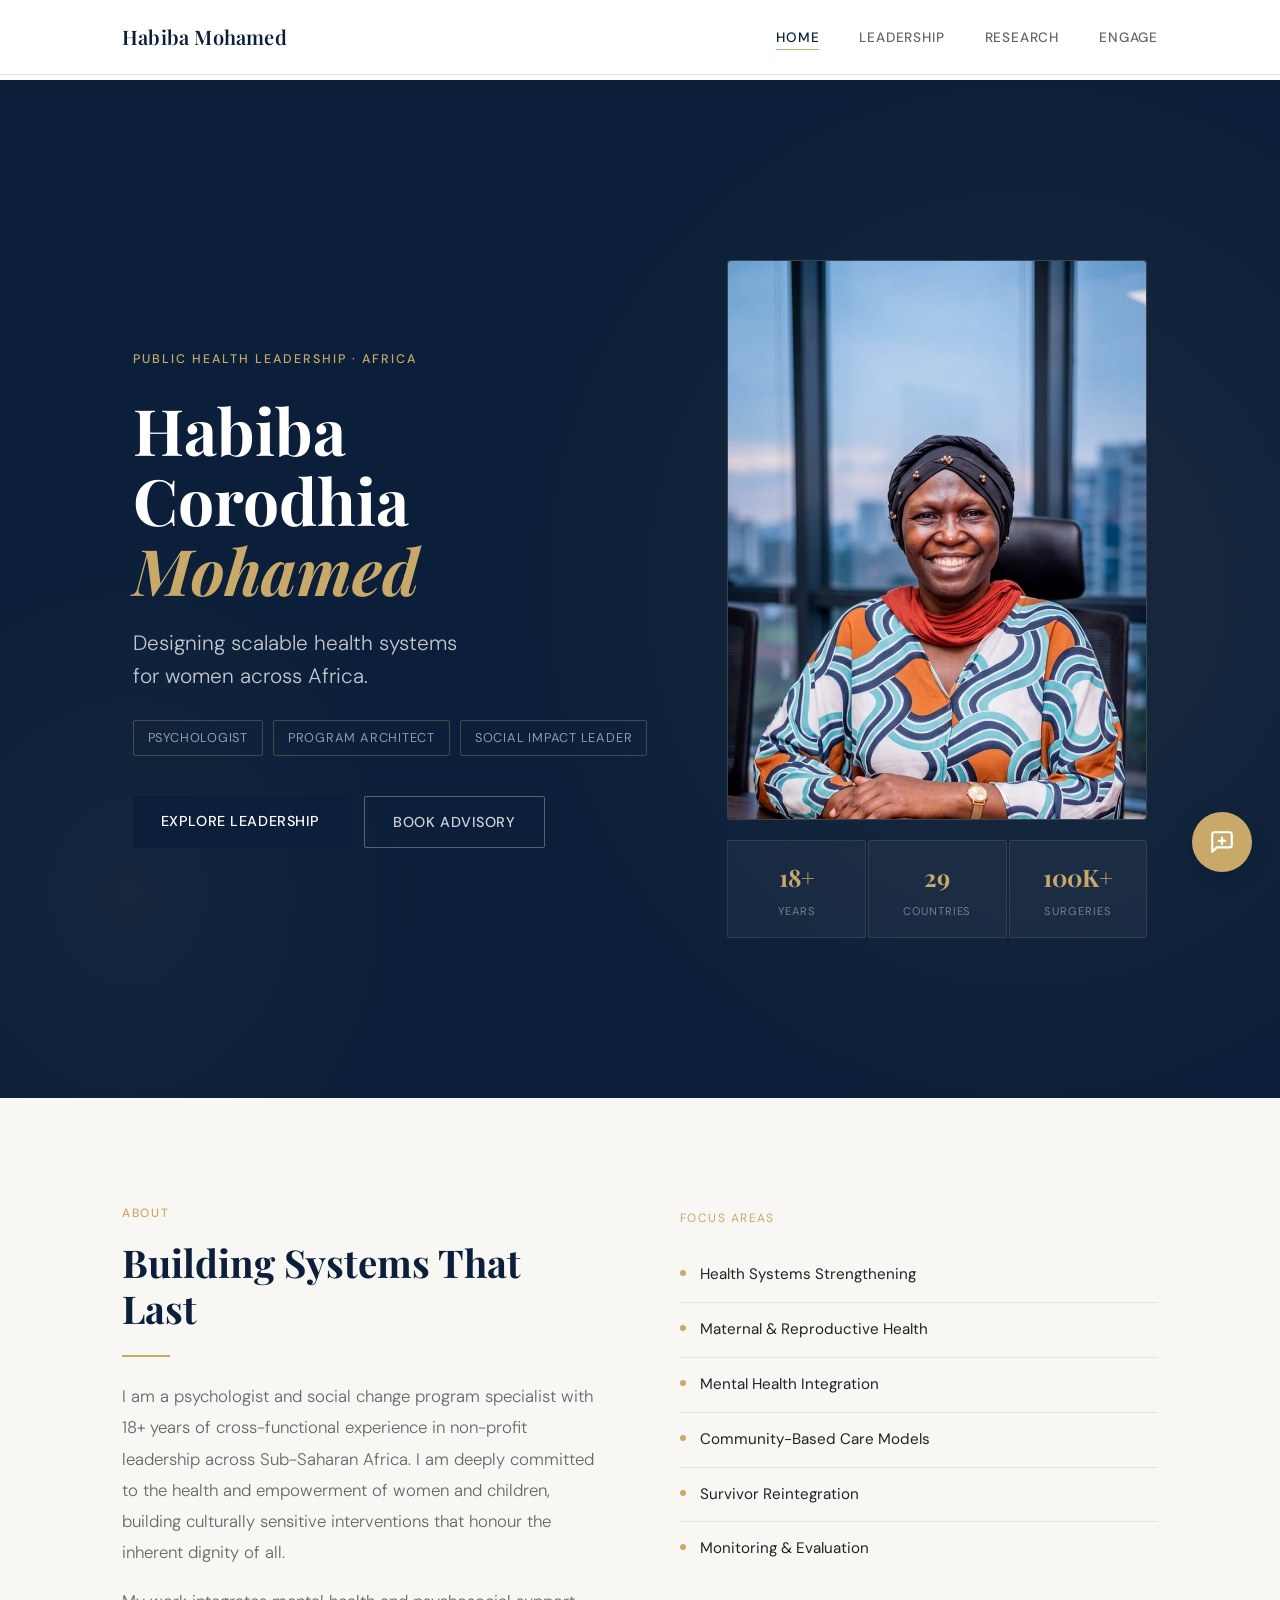
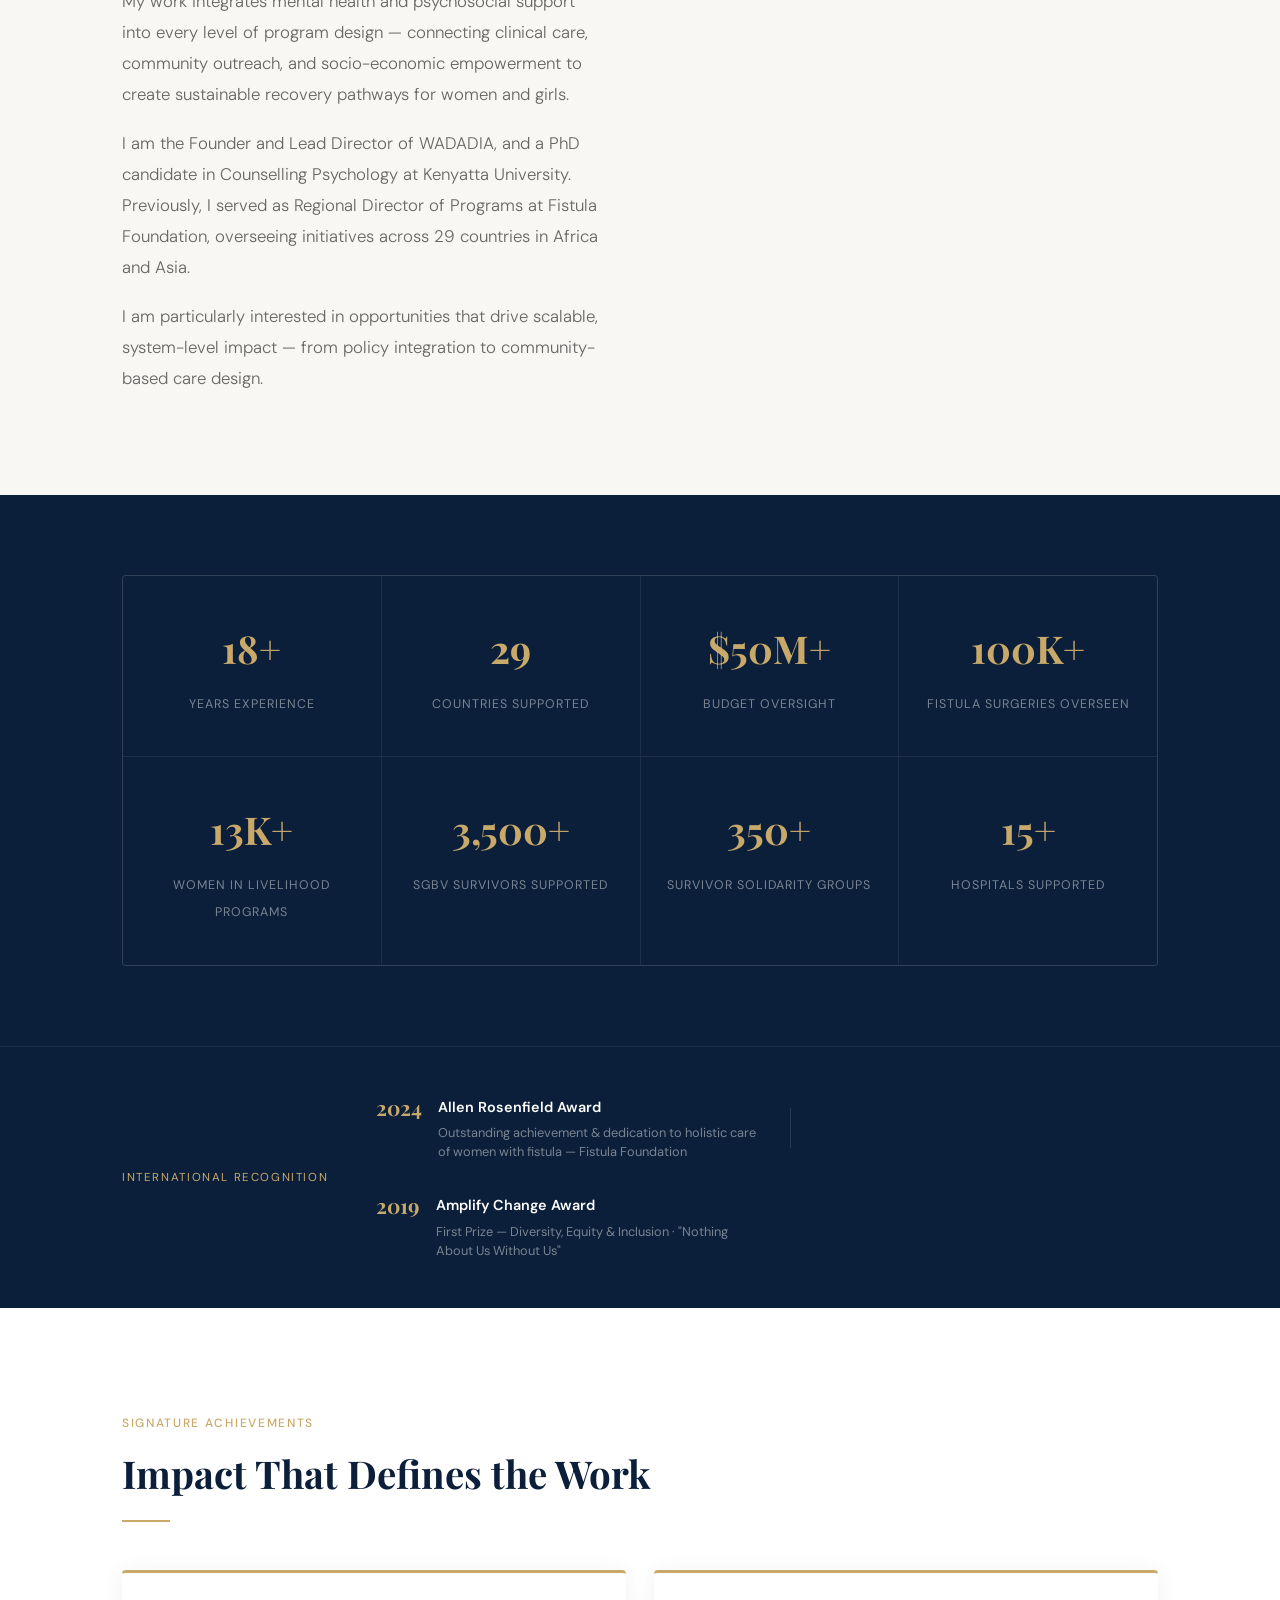
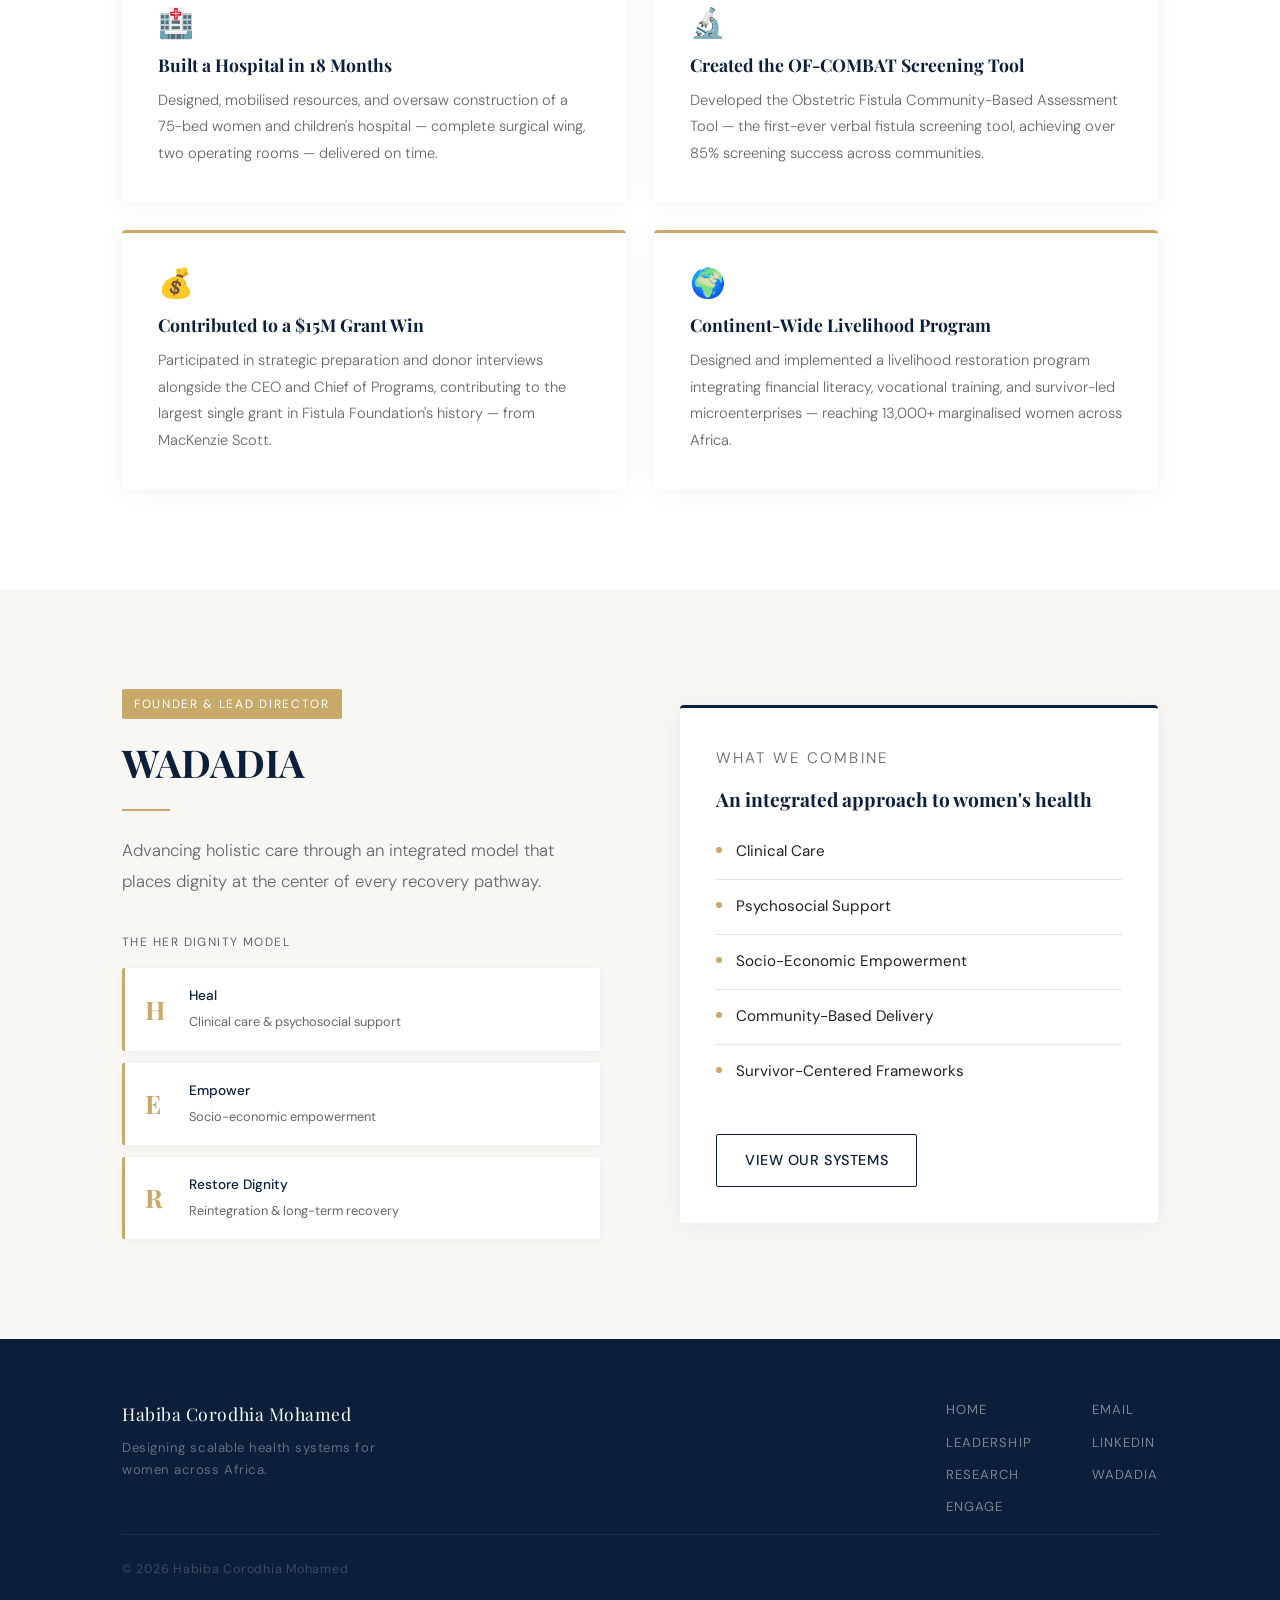
<file: index.html>
<!DOCTYPE html>
<html lang="en">
<head>
  <meta charset="UTF-8" />
  <meta name="viewport" content="width=device-width, initial-scale=1.0" />
  <meta name="description" content="Habiba Corodhia Mohamed — Psychologist, Program Architect, and Social Impact Leader designing scalable health systems for women across Africa." />
  <title>Habiba Corodhia Mohamed</title>
  <link rel="stylesheet" href="css/styles.css" />
</head>
<body>

  <!-- Slide-in mobile sidebar -->
  <div class="mobile-sidebar-overlay" id="sidebarOverlay"></div>
  <aside class="mobile-sidebar" id="mobileSidebar">
    <button class="mobile-sidebar-close" id="sidebarClose" aria-label="Close menu">&times;</button>
    <ul class="mobile-sidebar-nav">
      <li><a href="index.html">Home</a></li>
      <li><a href="leadership.html">Leadership</a></li>
      <li><a href="research.html">Research</a></li>
      <li><a href="engage.html">Engage</a></li>
    </ul>
  </aside>

  <!-- HEADER -->
  <header class="header">
    <div class="container nav">
      <span class="nav-brand">Habiba Mohamed</span>
      <button class="nav-toggle" aria-label="Toggle navigation">
      <span></span>
      <span></span>
      <span></span>
    </button>
      <ul class="nav-links">
        <li><a href="index.html">Home</a></li>
        <li><a href="leadership.html">Leadership</a></li>
        <li><a href="research.html">Research</a></li>
        <li><a href="engage.html">Engage</a></li>
      </ul>
    </div>
  </header>

  <main>

    <!-- HERO -->
    <section class="hero">
      <div class="container">
        <div class="hero-grid">

          <div class="hero-content">
            <p class="hero-eyebrow">Public Health Leadership · Africa</p>
            <h1 class="hero-title">
              Habiba<br>Corodhia<br><em>Mohamed</em>
            </h1>
            <p class="hero-tagline">
              Designing scalable health systems<br>for women across Africa.
            </p>
            <div class="hero-roles">
              <span class="hero-role-tag">Psychologist</span>
              <span class="hero-role-tag">Program Architect</span>
              <span class="hero-role-tag">Social Impact Leader</span>
            </div>
            <div class="hero-buttons">
              <a href="leadership.html" class="btn btn-primary">Explore Leadership</a>
              <a href="engage.html" class="btn btn-hero-outline">Book Advisory</a>
            </div>
          </div>

          <div class="hero-image-block">
            <div class="hero-image-frame">
              <img src="assets/images/profile.jpeg" alt="Habiba Corodhia Mohamed"
                   onerror="this.style.display='none'; this.nextElementSibling.style.display='flex';" />
              <div class="hero-image-placeholder">
                <span>Profile Photo</span>
              </div>
            </div>
            <div class="hero-stat-bar">
              <div class="hero-stat">
                <span class="hero-stat-num">18+</span>
                <span class="hero-stat-label">Years</span>
              </div>
              <div class="hero-stat">
                <span class="hero-stat-num">29</span>
                <span class="hero-stat-label">Countries</span>
              </div>
              <div class="hero-stat">
                <span class="hero-stat-num">100K+</span>
                <span class="hero-stat-label">Surgeries</span>
              </div>
            </div>
          </div>

        </div>
      </div>
    </section>

    <!-- ABOUT -->
    <section class="about">
      <div class="container">
        <div class="about-content">

          <div class="about-text">
            <span class="section-label">About</span>
            <h2 class="section-title">Building Systems That Last</h2>
            <div class="divider"></div>
            <p>
              I am a psychologist and social change program specialist with 18+ years of cross-functional experience in non-profit leadership across Sub-Saharan Africa. I am deeply committed to the health and empowerment of women and children, building culturally sensitive interventions that honour the inherent dignity of all.
            </p>
            <p>
              My work integrates mental health and psychosocial support into every level of program design — connecting clinical care, community outreach, and socio-economic empowerment to create sustainable recovery pathways for women and girls.
            </p>
            <p>
              I am the Founder and Lead Director of WADADIA, and a PhD candidate in Counselling Psychology at Kenyatta University. Previously, I served as Regional Director of Programs at Fistula Foundation, overseeing initiatives across 29 countries in Africa and Asia.
            </p>
            <p>
              I am particularly interested in opportunities that drive scalable, system-level impact — from policy integration to community-based care design.
            </p>
          </div>

          <div class="about-aside">
            <p class="about-aside-title">Focus Areas</p>
            <ul class="focus-list">
              <li><span class="focus-dot"></span>Health Systems Strengthening</li>
              <li><span class="focus-dot"></span>Maternal &amp; Reproductive Health</li>
              <li><span class="focus-dot"></span>Mental Health Integration</li>
              <li><span class="focus-dot"></span>Community-Based Care Models</li>
              <li><span class="focus-dot"></span>Survivor Reintegration</li>
              <li><span class="focus-dot"></span>Monitoring &amp; Evaluation</li>
            </ul>
          </div>

        </div>
      </div>
    </section>

    <!-- IMPACT STATS -->
    <section class="impact">
      <div class="container">
        <div class="impact-grid">
          <div class="impact-item">
            <span class="impact-num">18+</span>
            <span class="impact-label">Years Experience</span>
          </div>
          <div class="impact-item">
            <span class="impact-num">29</span>
            <span class="impact-label">Countries Supported</span>
          </div>
          <div class="impact-item">
            <span class="impact-num">$50M+</span>
            <span class="impact-label">Budget Oversight</span>
          </div>
          <div class="impact-item">
            <span class="impact-num">100K+</span>
            <span class="impact-label">Fistula Surgeries Overseen</span>
          </div>
          <div class="impact-item">
            <span class="impact-num">13K+</span>
            <span class="impact-label">Women in Livelihood Programs</span>
          </div>
          <div class="impact-item">
            <span class="impact-num">3,500+</span>
            <span class="impact-label">SGBV Survivors Supported</span>
          </div>
          <div class="impact-item">
            <span class="impact-num">350+</span>
            <span class="impact-label">Survivor Solidarity Groups</span>
          </div>
          <div class="impact-item">
            <span class="impact-num">15+</span>
            <span class="impact-label">Hospitals Supported</span>
          </div>
        </div>
      </div>
    </section>

    <!-- AWARDS STRIP -->
    <section class="awards-strip">
      <div class="container">
        <div class="awards-strip-inner">
          <p class="awards-strip-label">International Recognition</p>
          <div class="awards-list">
            <div class="award-item">
              <span class="award-year">2024</span>
              <div class="award-detail">
                <strong>Allen Rosenfield Award</strong>
                <span>Outstanding achievement &amp; dedication to holistic care of women with fistula — Fistula Foundation</span>
              </div>
            </div>
            <div class="award-divider"></div>
            <div class="award-item">
              <span class="award-year">2019</span>
              <div class="award-detail">
                <strong>Amplify Change Award</strong>
                <span>First Prize — Diversity, Equity &amp; Inclusion · "Nothing About Us Without Us"</span>
              </div>
            </div>
          </div>
        </div>
      </div>
    </section>

    <!-- SIGNATURE ACHIEVEMENTS -->
    <section class="achievements">
      <div class="container">
        <span class="section-label">Signature Achievements</span>
        <h2 class="section-title">Impact That Defines the Work</h2>
        <div class="divider"></div>
        <div class="achievements-grid">

          <div class="card">
            <div class="achievement-icon">🏥</div>
            <h3>Built a Hospital in 18 Months</h3>
            <p>Designed, mobilised resources, and oversaw construction of a 75-bed women and children's hospital — complete surgical wing, two operating rooms — delivered on time.</p>
          </div>

          <div class="card">
            <div class="achievement-icon">🔬</div>
            <h3>Created the OF-COMBAT Screening Tool</h3>
            <p>Developed the Obstetric Fistula Community-Based Assessment Tool — the first-ever verbal fistula screening tool, achieving over 85% screening success across communities.</p>
          </div>

          <div class="card">
            <div class="achievement-icon">💰</div>
            <h3>Contributed to a $15M Grant Win</h3>
            <p>Participated in strategic preparation and donor interviews alongside the CEO and Chief of Programs, contributing to the largest single grant in Fistula Foundation's history — from MacKenzie Scott.</p>
          </div>

          <div class="card">
            <div class="achievement-icon">🌍</div>
            <h3>Continent-Wide Livelihood Program</h3>
            <p>Designed and implemented a livelihood restoration program integrating financial literacy, vocational training, and survivor-led microenterprises — reaching 13,000+ marginalised women across Africa.</p>
          </div>

        </div>
      </div>
    </section>

    <!-- WADADIA HIGHLIGHT -->
    <section class="wadadia">
      <div class="container">
        <div class="wadadia-inner">

          <div>
            <span class="wadadia-badge">Founder &amp; Lead Director</span>
            <h2 class="section-title">WADADIA</h2>
            <div class="divider"></div>
            <p class="section-sub">
              Advancing holistic care through an integrated model that places dignity at the center of every recovery pathway.
            </p>

            <div class="wadadia-model">
              <p class="wadadia-model-title">The HER Dignity Model</p>
              <div class="wadadia-pillars">
                <div class="wadadia-pillar">
                  <span class="wadadia-pillar-letter">H</span>
                  <div class="wadadia-pillar-text">
                    <strong>Heal</strong>
                    <span>Clinical care &amp; psychosocial support</span>
                  </div>
                </div>
                <div class="wadadia-pillar">
                  <span class="wadadia-pillar-letter">E</span>
                  <div class="wadadia-pillar-text">
                    <strong>Empower</strong>
                    <span>Socio-economic empowerment</span>
                  </div>
                </div>
                <div class="wadadia-pillar">
                  <span class="wadadia-pillar-letter">R</span>
                  <div class="wadadia-pillar-text">
                    <strong>Restore Dignity</strong>
                    <span>Reintegration &amp; long-term recovery</span>
                  </div>
                </div>
              </div>
            </div>
          </div>

          <div>
            <div class="card wadadia-card show">
              <p class="section-label">What We Combine</p>
              <h3 class="wadadia-card-title">An integrated approach to women's health</h3>
              <ul class="focus-list">
                <li><span class="focus-dot"></span>Clinical Care</li>
                <li><span class="focus-dot"></span>Psychosocial Support</li>
                <li><span class="focus-dot"></span>Socio-Economic Empowerment</li>
                <li><span class="focus-dot"></span>Community-Based Delivery</li>
                <li><span class="focus-dot"></span>Survivor-Centered Frameworks</li>
              </ul>
              <div class="wadadia-card-cta">
                <a href="leadership.html" class="btn btn-outline">View Our Systems</a>
              </div>
            </div>
          </div>

        </div>
      </div>
    </section>

  </main>

  <!-- FOOTER -->
  <footer class="footer">
    <div class="container footer-inner">
      <div class="footer-brand">
        <span class="footer-name">Habiba Corodhia Mohamed</span>
        <p class="footer-tagline">Designing scalable health systems for women across Africa.</p>
      </div>
      <nav class="footer-nav">
        <a href="index.html">Home</a>
        <a href="leadership.html">Leadership</a>
        <a href="research.html">Research</a>
        <a href="engage.html">Engage</a>
      </nav>
      <div class="footer-social">
        <a href="mailto:corodhia1@gmail.com" aria-label="Email">Email</a>
        <a href="https://www.linkedin.com/in/habiba-corodhia-mohamed-b28a0b81/" target="_blank" rel="noopener" aria-label="LinkedIn">LinkedIn</a>
        <a href="https://wadadia-nonprofits.org" target="_blank" rel="noopener" aria-label="WADADIA">WADADIA</a>
      </div>
      <p class="footer-copy">© 2026 Habiba Corodhia Mohamed</p>
    </div>
  </footer>

  <script src="js/main.js"></script>
  <a href="https://scheduler.zoom.us/habiba-mohamed-in3ov9/40mins-consultation-support-and-mentorship-with-habiba" 
   target="_blank" 
   rel="noopener" 
   class="floating-consult-btn"
   aria-label="Book a consultation with Habiba">
  <svg width="24" height="24" viewBox="0 0 24 24" fill="none" stroke="currentColor" stroke-width="2" stroke-linecap="round" stroke-linejoin="round">
  <path d="M21 15a2 2 0 0 1-2 2H7l-4 4V5a2 2 0 0 1 2-2h14a2 2 0 0 1 2 2z"/>
  <line x1="12" y1="8" x2="12" y2="14"/>
  <line x1="9" y1="11" x2="15" y2="11"/>
  </svg>
  </a>
</body>
</html>
</file>
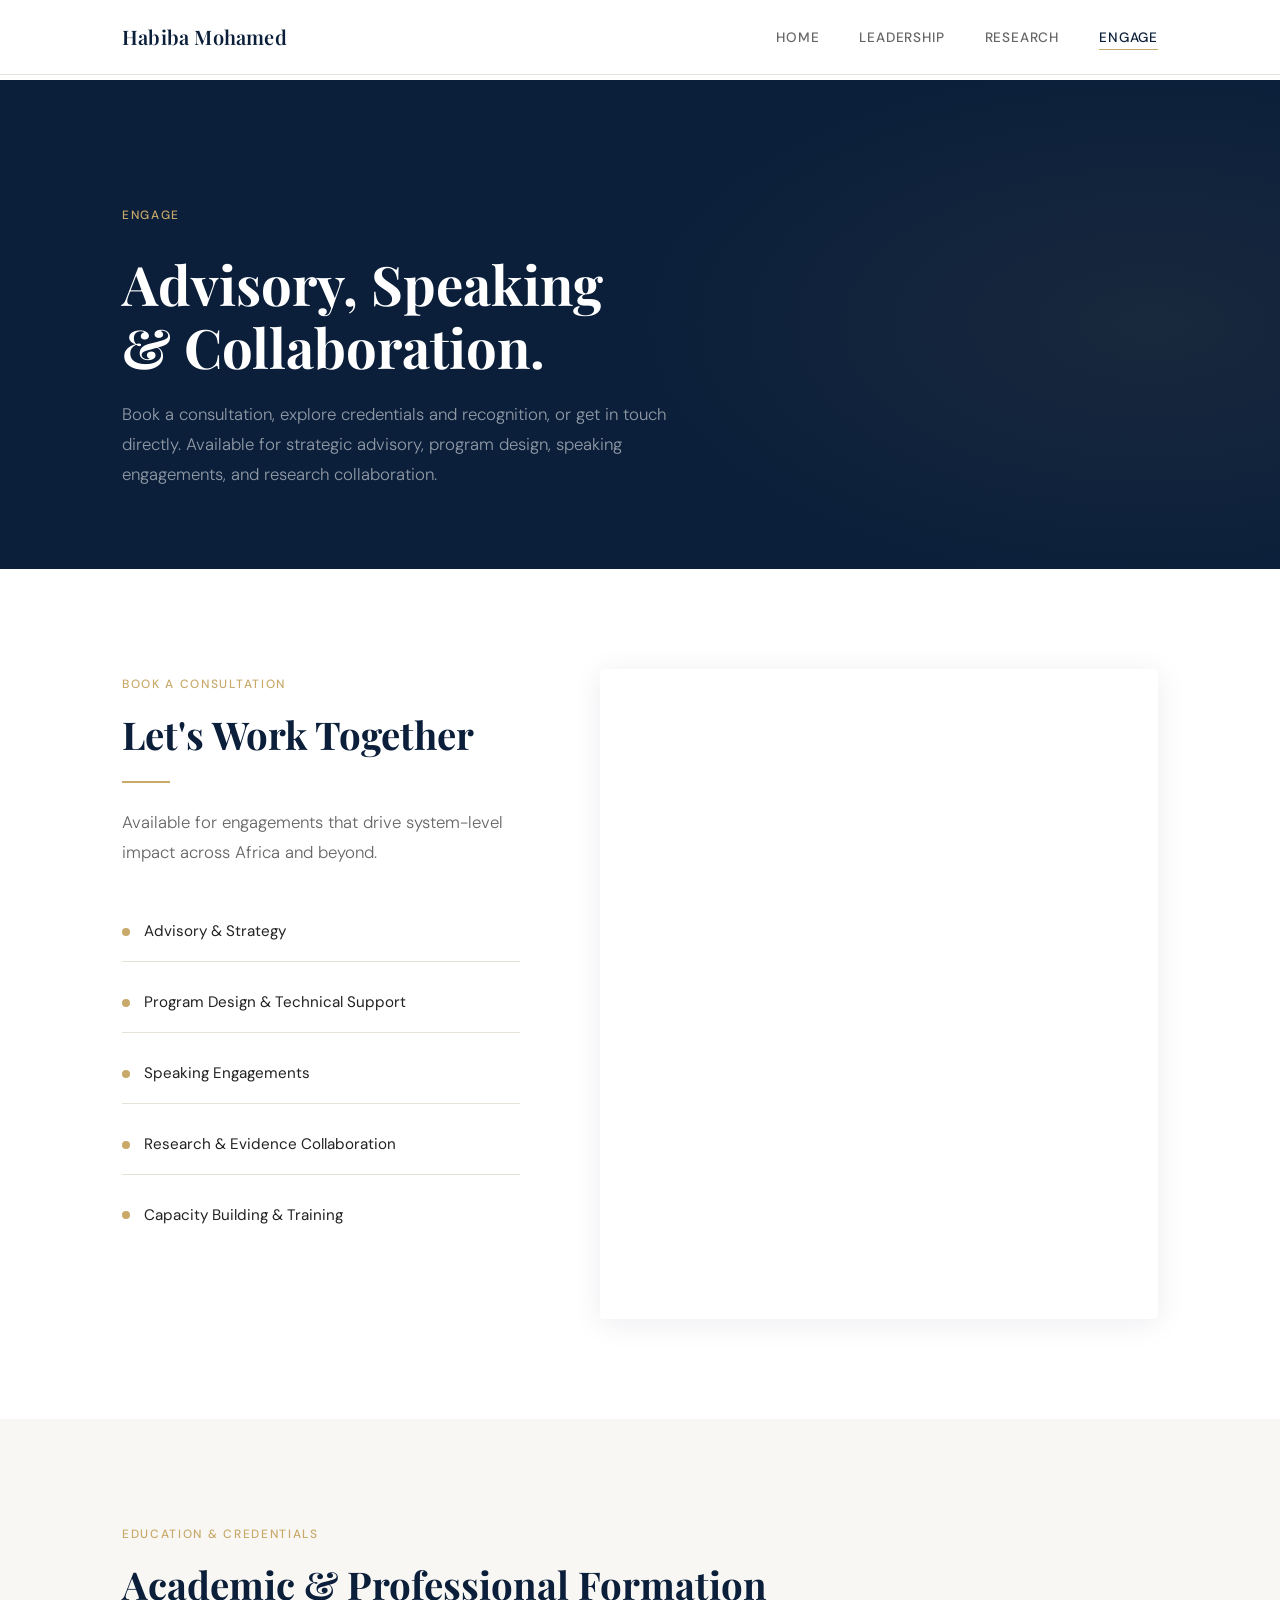
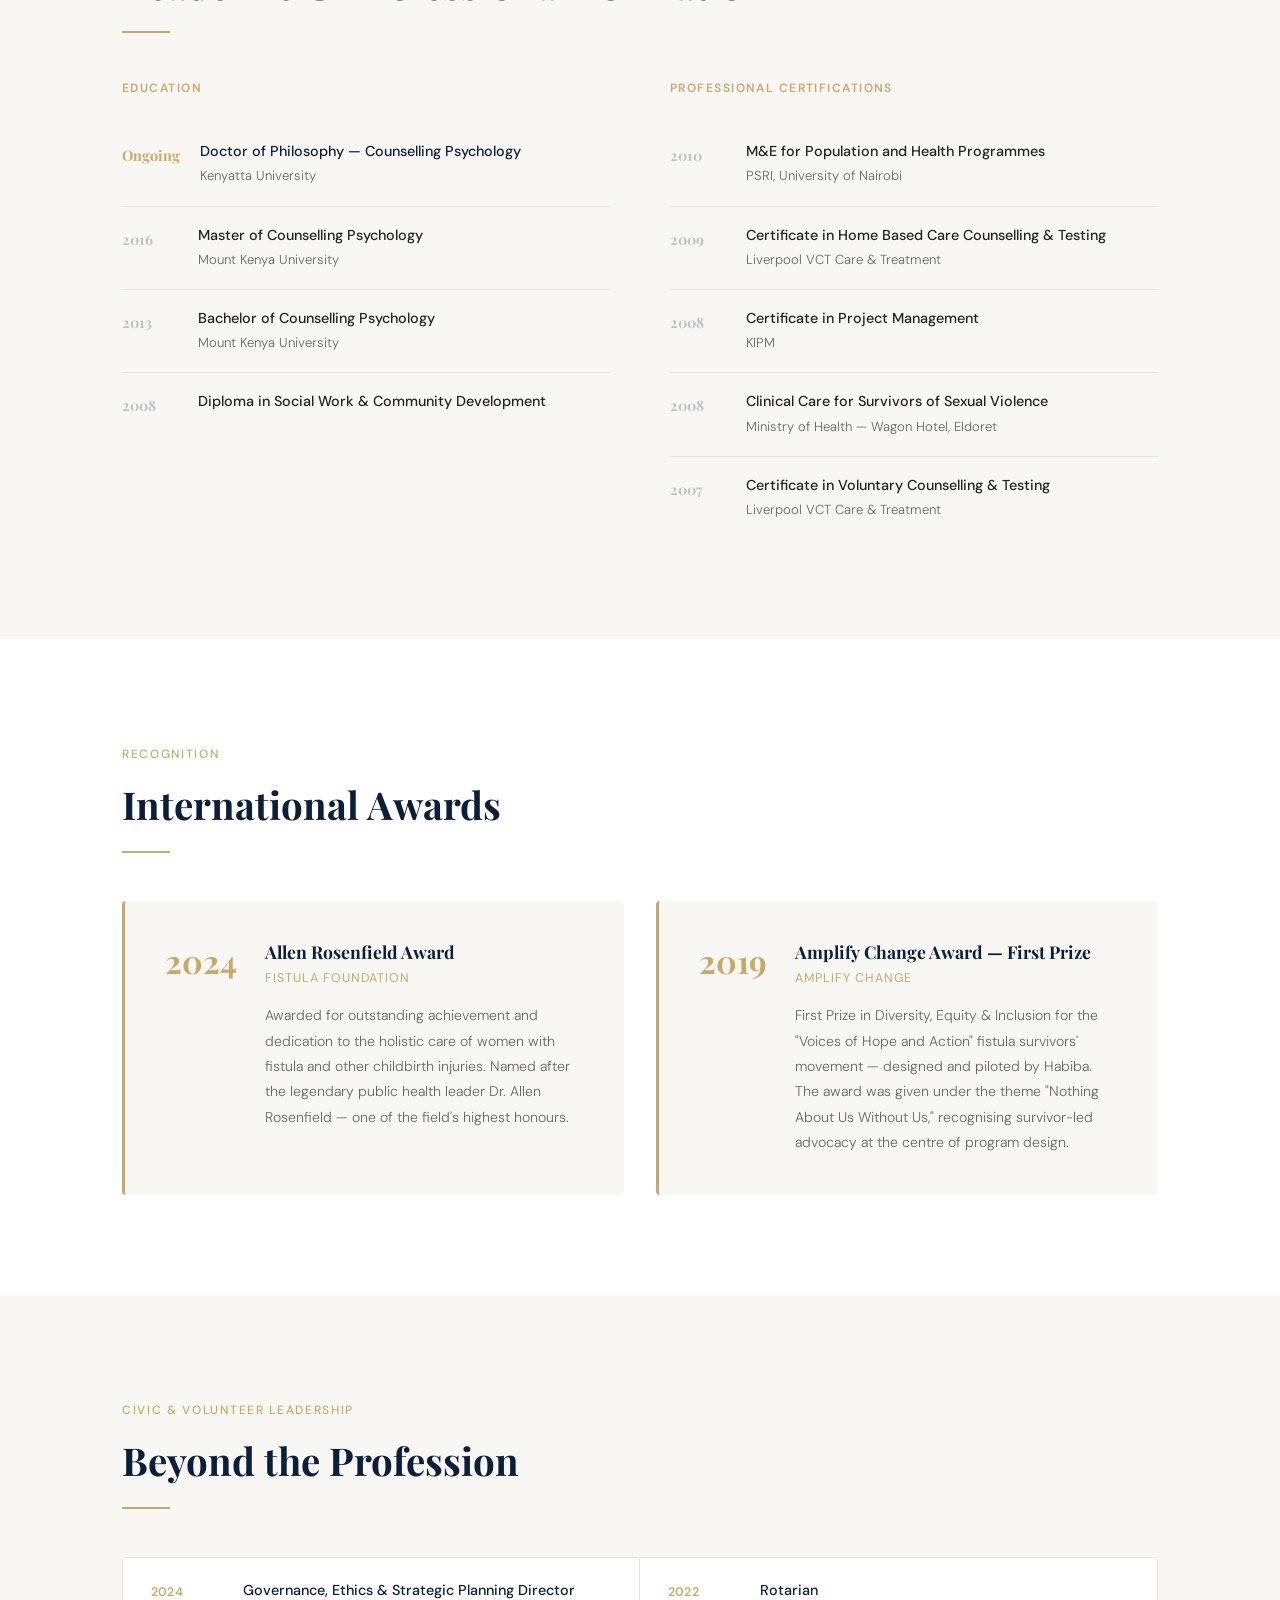
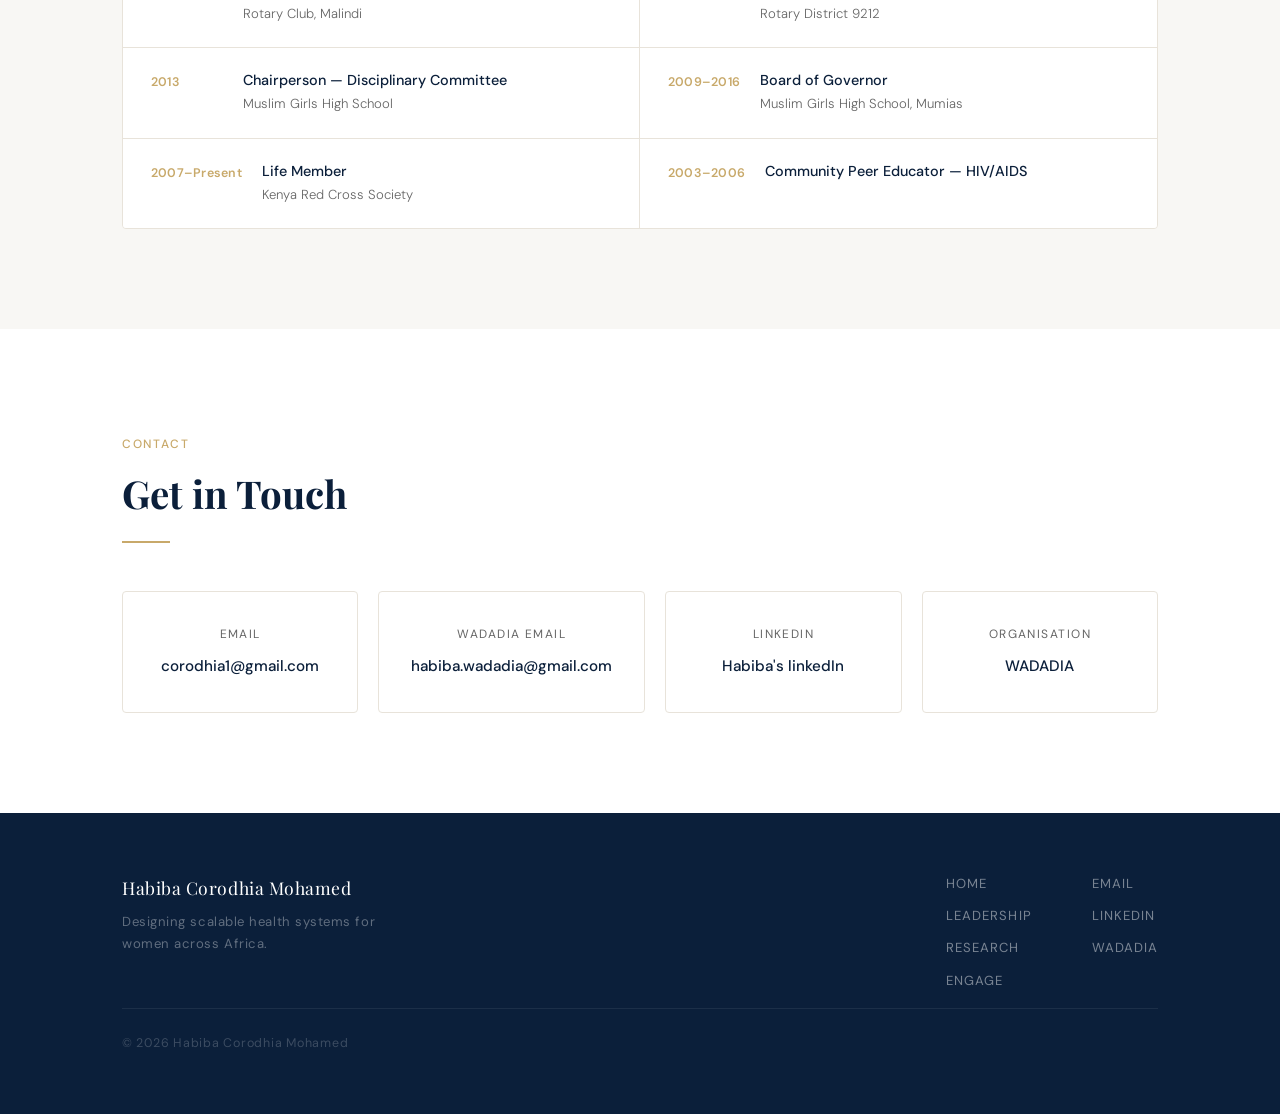
<file: engage.html>
<!DOCTYPE html>
<html lang="en">
<head>
  <meta charset="UTF-8" />
  <meta name="viewport" content="width=device-width, initial-scale=1.0" />
  <meta name="description" content="Habiba Corodhia Mohamed — Book a consultation, explore credentials, awards, and get in touch." />
  <title>Engage — Habiba Corodhia Mohamed</title>
  <link rel="stylesheet" href="css/styles.css" />
</head>
<body>
  <!-- Slide-in mobile sidebar -->
  <div class="mobile-sidebar-overlay" id="sidebarOverlay"></div>
  <aside class="mobile-sidebar" id="mobileSidebar">
    <button class="mobile-sidebar-close" id="sidebarClose" aria-label="Close menu">&times;</button>
    <ul class="mobile-sidebar-nav">
      <li><a href="index.html">Home</a></li>
      <li><a href="leadership.html">Leadership</a></li>
      <li><a href="research.html">Research</a></li>
      <li><a href="engage.html">Engage</a></li>
    </ul>
  </aside>
  
  <!-- HEADER -->
  <header class="header">
    <div class="container nav">
      <span class="nav-brand">Habiba Mohamed</span>
      <button class="nav-toggle" aria-label="Toggle navigation">
      <span></span>
      <span></span>
      <span></span>
    </button>
      <ul class="nav-links">
        <li><a href="index.html">Home</a></li>
        <li><a href="leadership.html">Leadership</a></li>
        <li><a href="research.html">Research</a></li>
        <li><a href="engage.html">Engage</a></li>
      </ul>
    </div>
  </header>

  <main>

    <!-- PAGE HERO -->
    <section class="page-hero">
      <div class="container">
        <span class="section-label">Engage</span>
        <h1 class="page-hero-title">
          Advisory, Speaking<br>&amp; Collaboration.
        </h1>
        <p class="page-hero-sub">
          Book a consultation, explore credentials and recognition, or get in touch directly. Available for strategic advisory, program design, speaking engagements, and research collaboration.
        </p>
      </div>
    </section>

    <!-- BOOKING -->
    <section class="section-white">
      <div class="container">
        <div class="booking-inner">

          <div class="booking-info">
            <span class="section-label">Book a Consultation</span>
            <h2 class="section-title">Let's Work Together</h2>
            <div class="divider"></div>
            <p class="section-sub">
              Available for engagements that drive system-level impact across Africa and beyond.
            </p>

            <div class="booking-services">
              <div class="booking-service">
                <span class="booking-service-icon"></span>
                Advisory &amp; Strategy
              </div>
              <div class="booking-service">
                <span class="booking-service-icon"></span>
                Program Design &amp; Technical Support
              </div>
              <div class="booking-service">
                <span class="booking-service-icon"></span>
                Speaking Engagements
              </div>
              <div class="booking-service">
                <span class="booking-service-icon"></span>
                Research &amp; Evidence Collaboration
              </div>
              <div class="booking-service">
                <span class="booking-service-icon"></span>
                Capacity Building &amp; Training
              </div>
            </div>
          </div>

          <div class="zoom-scheduler-wrap">
            <!-- Replace with actual Zoom Scheduler booking URL -->
            <iframe
              src="https://scheduler.zoom.us/habiba-mohamed-in3ov9/40mins-consultation-support-and-mentorship-with-habiba?embed=true" 
              allow="camera; microphone"
              scrolling="no"
              frameborder="0"
              title="Book a consultation with Habiba Corodhia Mohamed"
              loading="lazy"
              allowfullscreen>
            </iframe>
          </div>

        </div>
      </div>
    </section>

    <!-- EDUCATION & CREDENTIALS -->
    <section class="resp-section">
      <div class="container">
        <span class="section-label">Education &amp; Credentials</span>
        <h2 class="section-title">Academic &amp; Professional Formation</h2>
        <div class="divider"></div>

        <div class="credentials-grid">

          <div class="credentials-col">
            <h4 class="credentials-col-title">Education</h4>

            <div class="credential-item credential-item--active">
              <div class="credential-year">Ongoing</div>
              <div class="credential-body">
                <strong>Doctor of Philosophy — Counselling Psychology</strong>
                <span>Kenyatta University</span>
              </div>
            </div>

            <div class="credential-item">
              <div class="credential-year">2016</div>
              <div class="credential-body">
                <strong>Master of Counselling Psychology</strong>
                <span>Mount Kenya University</span>
              </div>
            </div>

            <div class="credential-item">
              <div class="credential-year">2013</div>
              <div class="credential-body">
                <strong>Bachelor of Counselling Psychology</strong>
                <span>Mount Kenya University</span>
              </div>
            </div>

            <div class="credential-item">
              <div class="credential-year">2008</div>
              <div class="credential-body">
                <strong>Diploma in Social Work &amp; Community Development</strong>
                <span></span>
              </div>
            </div>

          </div>

          <div class="credentials-col">
            <h4 class="credentials-col-title">Professional Certifications</h4>

            <div class="credential-item">
              <div class="credential-year">2010</div>
              <div class="credential-body">
                <strong>M&amp;E for Population and Health Programmes</strong>
                <span>PSRI, University of Nairobi</span>
              </div>
            </div>

            <div class="credential-item">
              <div class="credential-year">2009</div>
              <div class="credential-body">
                <strong>Certificate in Home Based Care Counselling &amp; Testing</strong>
                <span>Liverpool VCT Care &amp; Treatment</span>
              </div>
            </div>

            <div class="credential-item">
              <div class="credential-year">2008</div>
              <div class="credential-body">
                <strong>Certificate in Project Management</strong>
                <span>KIPM</span>
              </div>
            </div>

            <div class="credential-item">
              <div class="credential-year">2008</div>
              <div class="credential-body">
                <strong>Clinical Care for Survivors of Sexual Violence</strong>
                <span>Ministry of Health — Wagon Hotel, Eldoret</span>
              </div>
            </div>

            <div class="credential-item">
              <div class="credential-year">2007</div>
              <div class="credential-body">
                <strong>Certificate in Voluntary Counselling &amp; Testing</strong>
                <span>Liverpool VCT Care &amp; Treatment</span>
              </div>
            </div>

          </div>

        </div>
      </div>
    </section>

    <!-- AWARDS -->
    <section class="section-white">
      <div class="container">
        <span class="section-label">Recognition</span>
        <h2 class="section-title">International Awards</h2>
        <div class="divider"></div>

        <div class="awards-full-grid">

          <div class="award-full-item">
            <div class="award-full-year">2024</div>
            <div class="award-full-body">
              <h3>Allen Rosenfield Award</h3>
              <p class="award-full-org">Fistula Foundation</p>
              <p class="award-full-desc">Awarded for outstanding achievement and dedication to the holistic care of women with fistula and other childbirth injuries. Named after the legendary public health leader Dr. Allen Rosenfield — one of the field's highest honours.</p>
            </div>
          </div>

          <div class="award-full-item">
            <div class="award-full-year">2019</div>
            <div class="award-full-body">
              <h3>Amplify Change Award — First Prize</h3>
              <p class="award-full-org">Amplify Change</p>
              <p class="award-full-desc">First Prize in Diversity, Equity &amp; Inclusion for the "Voices of Hope and Action" fistula survivors' movement — designed and piloted by Habiba. The award was given under the theme "Nothing About Us Without Us," recognising survivor-led advocacy at the centre of program design.</p>
            </div>
          </div>

        </div>
      </div>
    </section>

    <!-- VOLUNTEER & CIVIC LEADERSHIP -->
    <section class="resp-section">
      <div class="container">
        <span class="section-label">Civic &amp; Volunteer Leadership</span>
        <h2 class="section-title">Beyond the Profession</h2>
        <div class="divider"></div>

        <div class="volunteer-grid">

          <div class="volunteer-item">
            <span class="volunteer-year">2024</span>
            <div class="volunteer-body">
              <strong>Governance, Ethics &amp; Strategic Planning Director</strong>
              <span>Rotary Club, Malindi</span>
            </div>
          </div>

          <div class="volunteer-item">
            <span class="volunteer-year">2022</span>
            <div class="volunteer-body">
              <strong>Rotarian</strong>
              <span>Rotary District 9212</span>
            </div>
          </div>

          <div class="volunteer-item">
            <span class="volunteer-year">2013</span>
            <div class="volunteer-body">
              <strong>Chairperson — Disciplinary Committee</strong>
              <span>Muslim Girls High School</span>
            </div>
          </div>

          <div class="volunteer-item">
            <span class="volunteer-year">2009–2016</span>
            <div class="volunteer-body">
              <strong>Board of Governor</strong>
              <span>Muslim Girls High School, Mumias</span>
            </div>
          </div>

          <div class="volunteer-item">
            <span class="volunteer-year">2007–Present</span>
            <div class="volunteer-body">
              <strong>Life Member</strong>
              <span>Kenya Red Cross Society</span>
            </div>
          </div>

          <div class="volunteer-item">
            <span class="volunteer-year">2003–2006</span>
            <div class="volunteer-body">
              <strong>Community Peer Educator — HIV/AIDS</strong>
              <span></span>
            </div>
          </div>

        </div>
      </div>
    </section>

    <!-- CONTACT -->
    <section class="section-white">
      <div class="container">
        <span class="section-label">Contact</span>
        <h2 class="section-title">Get in Touch</h2>
        <div class="divider"></div>

        <div class="contact-grid">

          <a href="mailto:corodhia1@gmail.com" class="contact-item">
            <p class="contact-item-label">Email</p>
            <p class="contact-item-value">corodhia1@gmail.com</p>
          </a>

          <a href="mailto:habiba.wadadia@gmail.com" class="contact-item">
            <p class="contact-item-label">WADADIA Email</p>
            <p class="contact-item-value">habiba.wadadia@gmail.com</p>
          </a>

          <a href="https://www.linkedin.com/in/habiba-corodhia-mohamed-b28a0b81/" class="contact-item" target="_blank" rel="noopener">
            <p class="contact-item-label">LinkedIn</p>
            <p class="contact-item-value">Habiba's linkedIn</p>
          </a>

          <a href="https://wadadia-nonprofits.org" class="contact-item" target="_blank" rel="noopener">
            <p class="contact-item-label">Organisation</p>
            <p class="contact-item-value">WADADIA</p>
          </a>

        </div>
      </div>
    </section>

  </main>

  <!-- FOOTER -->
  <footer class="footer">
    <div class="container footer-inner">
      <div class="footer-brand">
        <span class="footer-name">Habiba Corodhia Mohamed</span>
        <p class="footer-tagline">Designing scalable health systems for women across Africa.</p>
      </div>
      <nav class="footer-nav">
        <a href="index.html">Home</a>
        <a href="leadership.html">Leadership</a>
        <a href="research.html">Research</a>
        <a href="engage.html">Engage</a>
      </nav>
      <div class="footer-social">
        <a href="mailto:corodhia1@gmail.com" aria-label="Email">Email</a>
        <a href="https://www.linkedin.com/in/habiba-corodhia-mohamed-b28a0b81/" target="_blank" rel="noopener" aria-label="LinkedIn">LinkedIn</a>
        <a href="https://wadadia-nonprofits.org" target="_blank" rel="noopener" aria-label="WADADIA">WADADIA</a>
      </div>
      <p class="footer-copy">© 2026 Habiba Corodhia Mohamed</p>
    </div>
  </footer>

  <script src="js/main.js"></script>
</body>
</html>
</file>
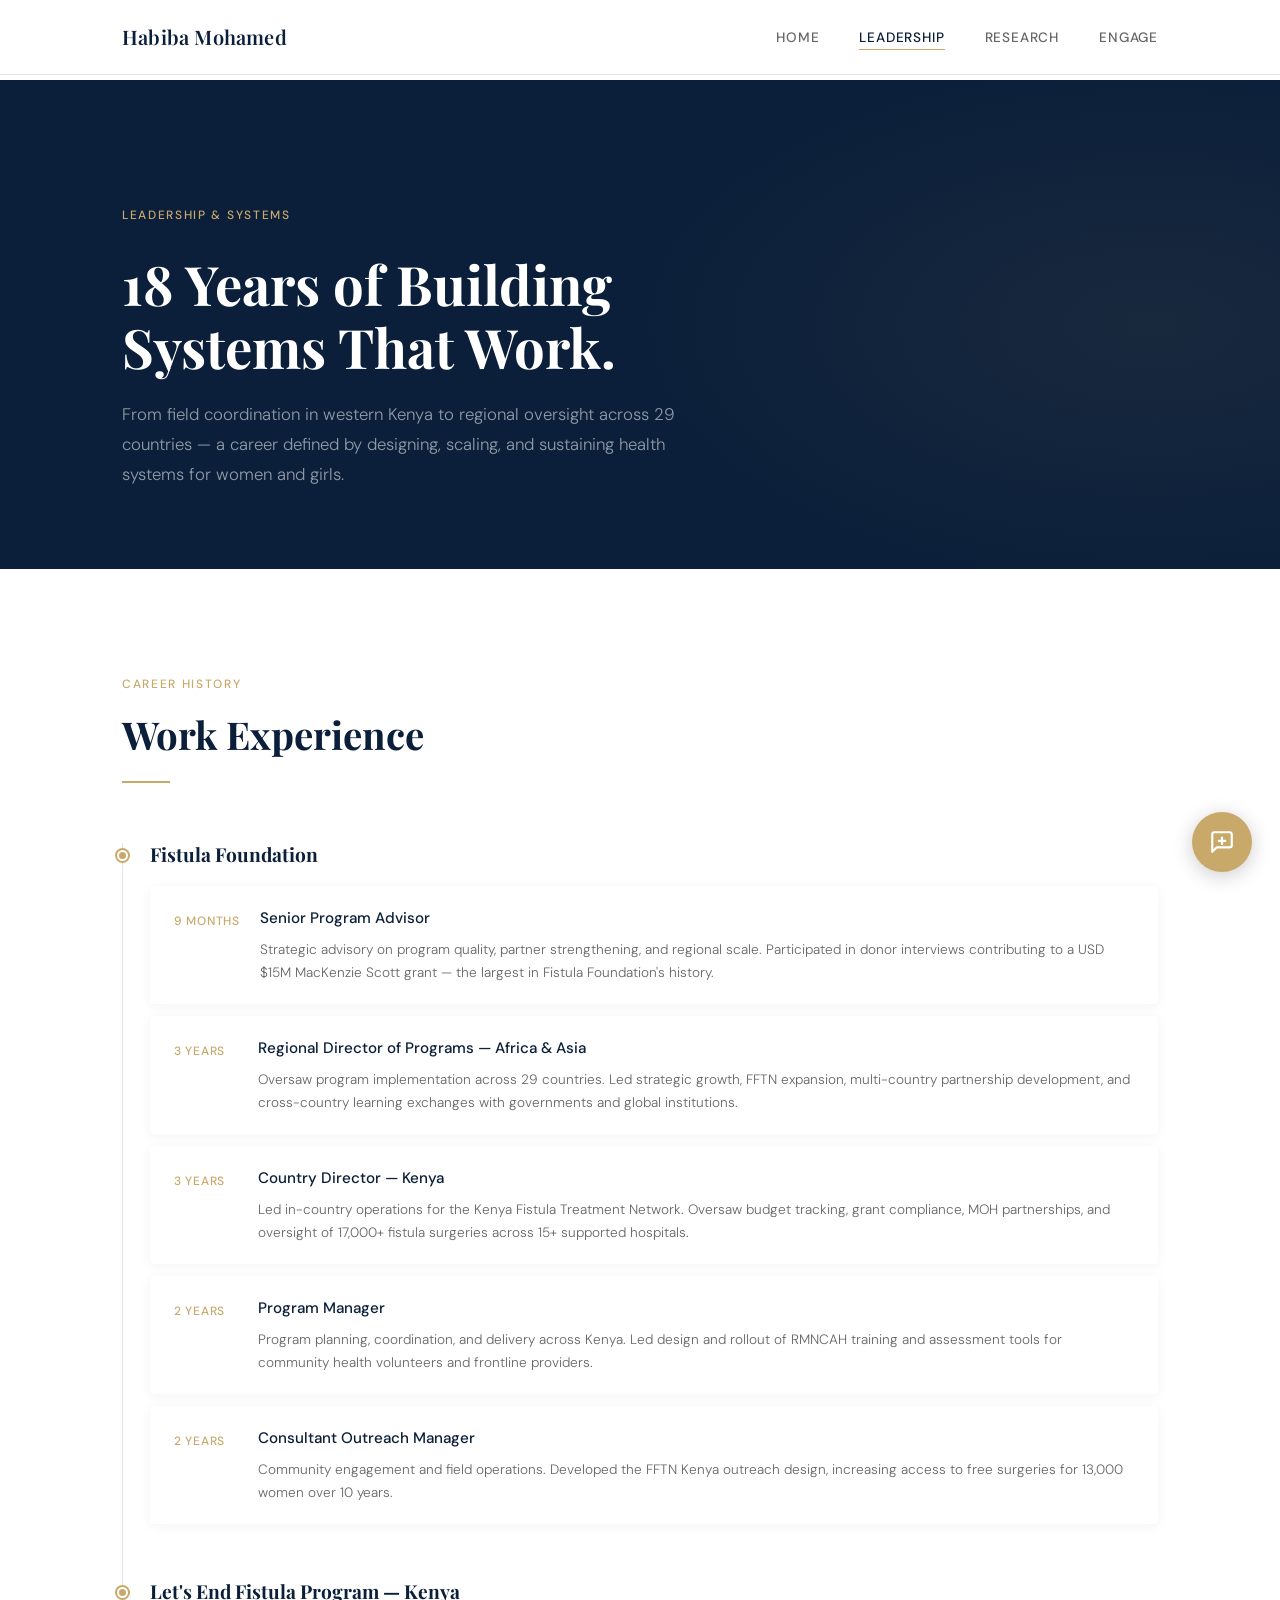
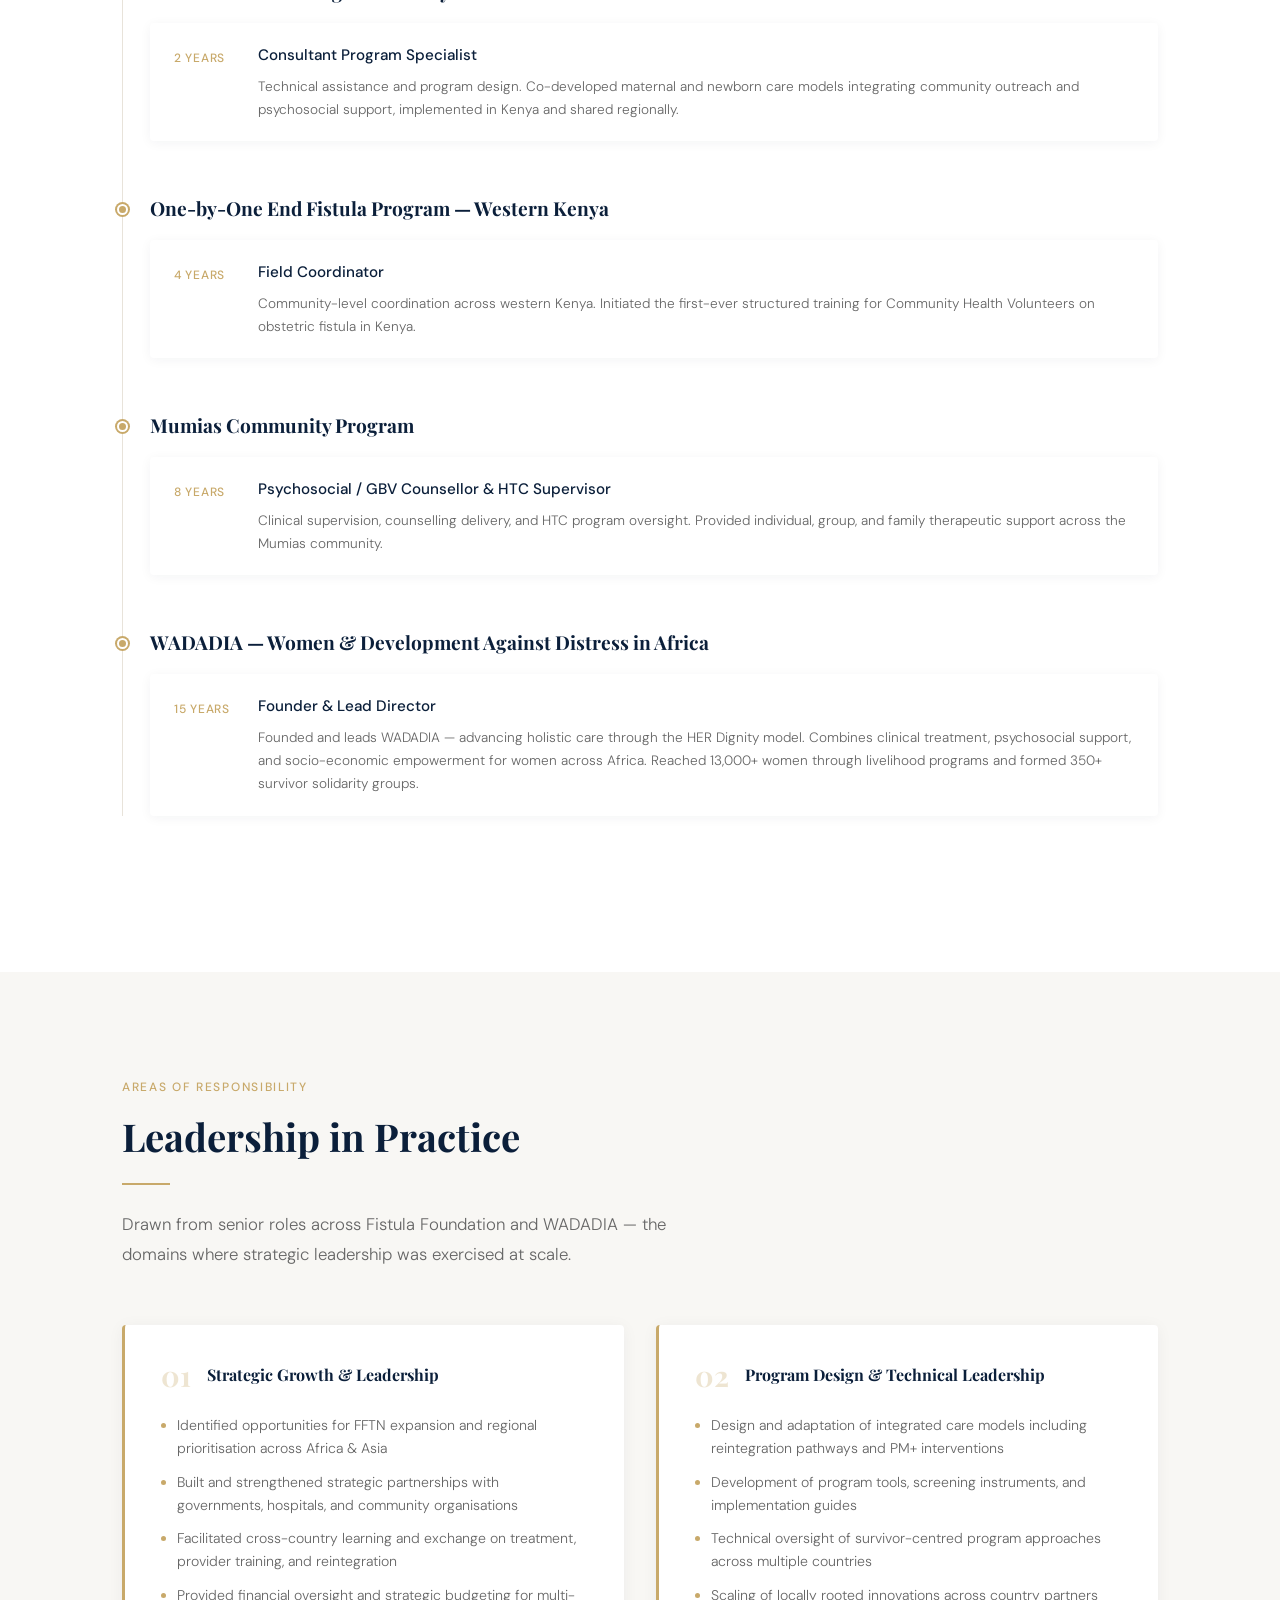
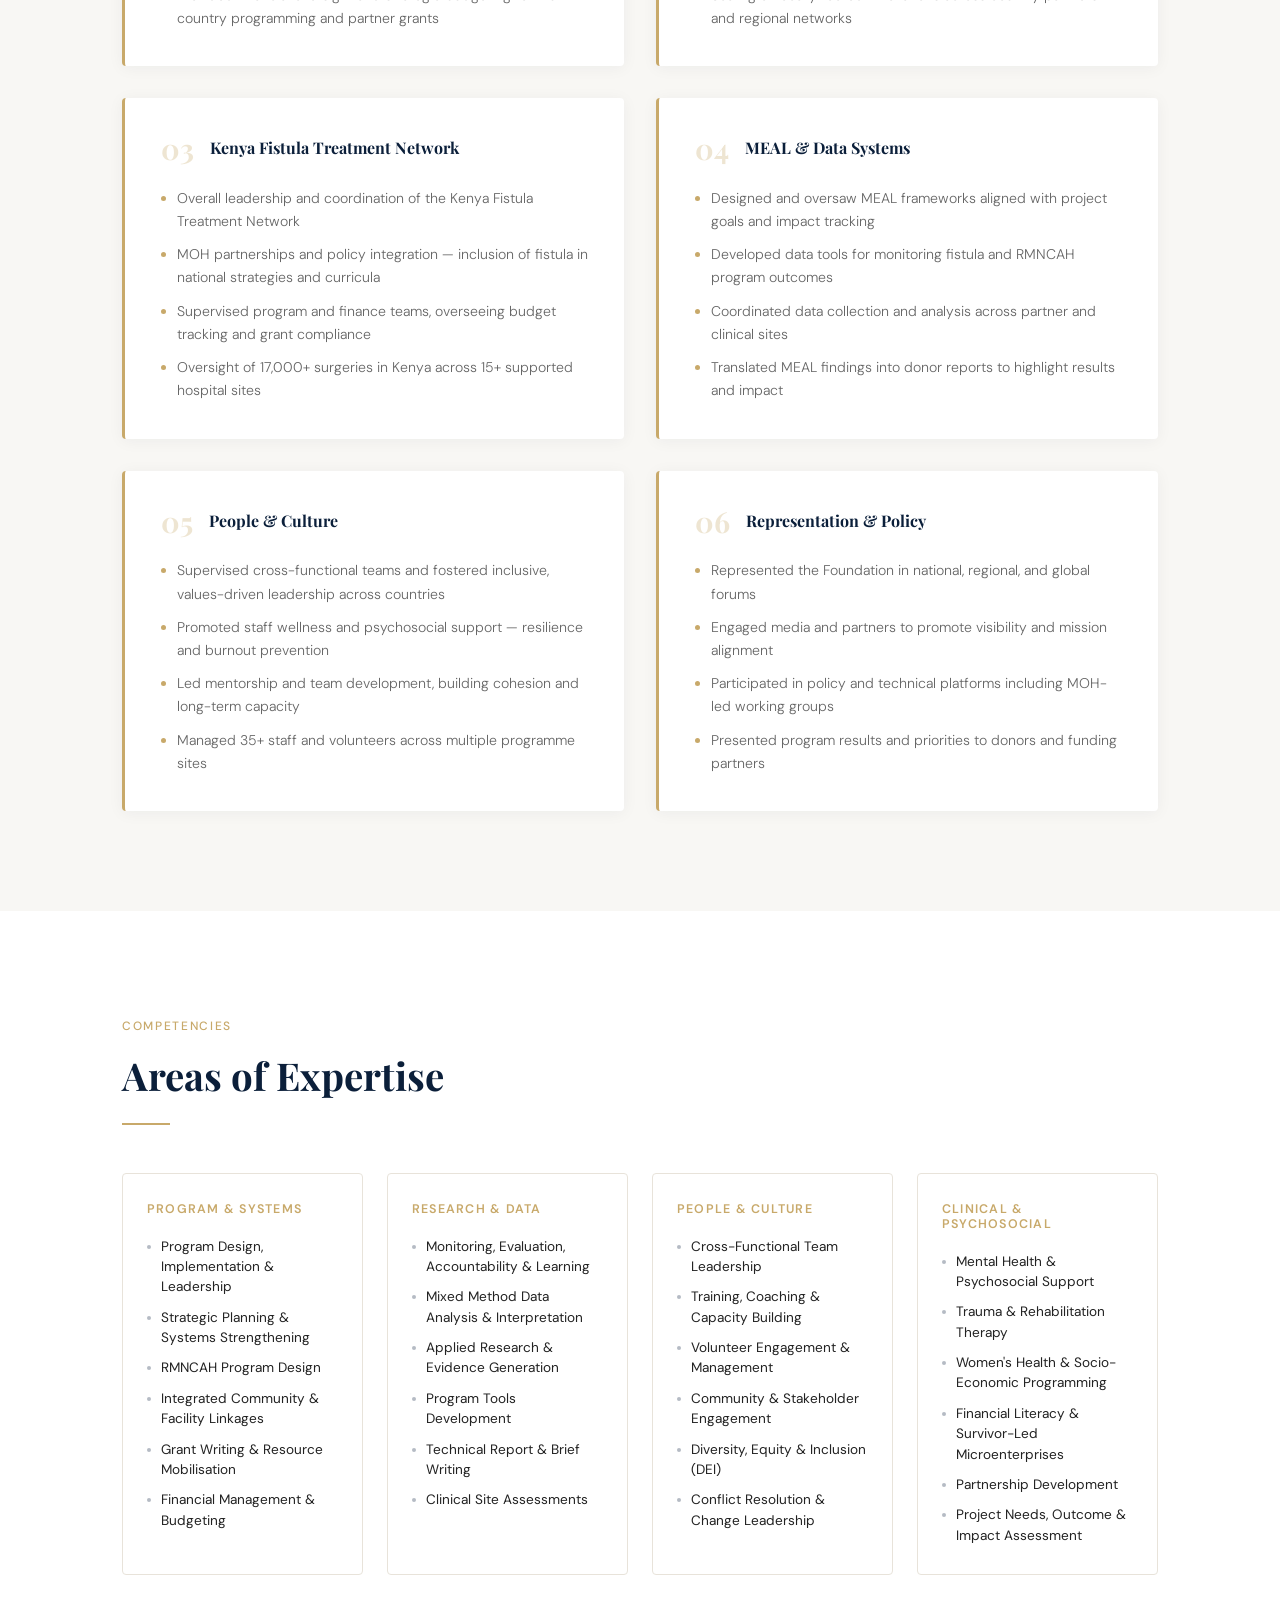
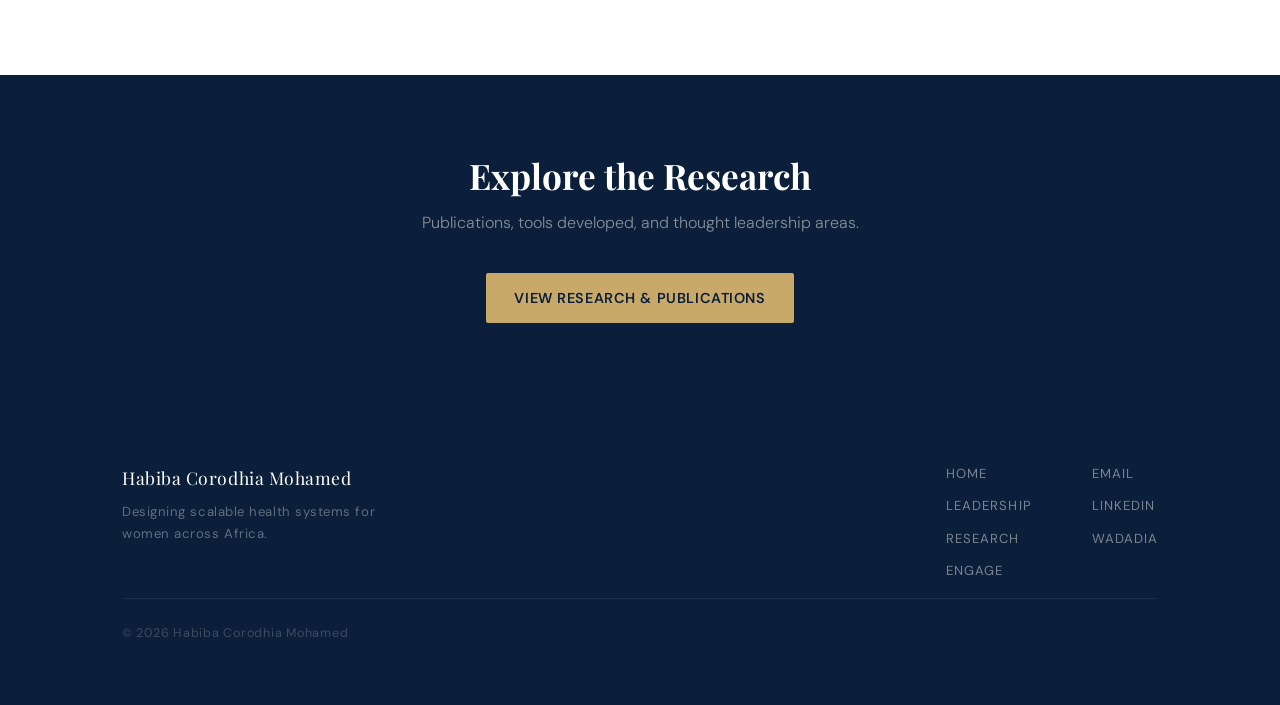
<file: leadership.html>
<!DOCTYPE html>
<html lang="en">
<head>
  <meta charset="UTF-8" />
  <meta name="viewport" content="width=device-width, initial-scale=1.0" />
  <meta name="description" content="Habiba Corodhia Mohamed — Leadership history, systems built, and core capabilities across 18+ years in public health." />
  <title>Leadership & Systems — Habiba Corodhia Mohamed</title>
  <link rel="stylesheet" href="css/styles.css" />
</head>
<body>

  <!-- Slide-in mobile sidebar -->
  <div class="mobile-sidebar-overlay" id="sidebarOverlay"></div>
  <aside class="mobile-sidebar" id="mobileSidebar">
    <button class="mobile-sidebar-close" id="sidebarClose" aria-label="Close menu">&times;</button>
    <ul class="mobile-sidebar-nav">
      <li><a href="index.html">Home</a></li>
      <li><a href="leadership.html">Leadership</a></li>
      <li><a href="research.html">Research</a></li>
      <li><a href="engage.html">Engage</a></li>
    </ul>
  </aside>

  <!-- HEADER -->
  <header class="header">
    <div class="container nav">
      <span class="nav-brand">Habiba Mohamed</span>
      <button class="nav-toggle" aria-label="Toggle navigation">
      <span></span>
      <span></span>
      <span></span>
    </button>
      <ul class="nav-links">
        <li><a href="index.html">Home</a></li>
        <li><a href="leadership.html">Leadership</a></li>
        <li><a href="research.html">Research</a></li>
        <li><a href="engage.html">Engage</a></li>
      </ul>
    </div>
  </header>

  <main>

    <!-- PAGE HERO -->
    <section class="page-hero">
      <div class="container">
        <span class="section-label">Leadership &amp; Systems</span>
        <h1 class="page-hero-title">
          18 Years of Building<br>Systems That Work.
        </h1>
        <p class="page-hero-sub">
          From field coordination in western Kenya to regional oversight across 29 countries — a career defined by designing, scaling, and sustaining health systems for women and girls.
        </p>
      </div>
    </section>

    <!-- CAREER TIMELINE -->
    <section class="section-white">
      <div class="container">
        <span class="section-label">Career History</span>
        <h2 class="section-title">Work Experience</h2>
        <div class="divider"></div>

        <div class="timeline">

          <div class="timeline-group">
            <h3 class="timeline-org">Fistula Foundation</h3>
            <div class="timeline-roles">

              <div class="timeline-role">
                <div class="timeline-role-meta">
                  <span class="timeline-duration">9 Months</span>
                </div>
                <div>
                  <div class="timeline-role-title">Senior Program Advisor</div>
                  <div class="timeline-role-detail">Strategic advisory on program quality, partner strengthening, and regional scale. Participated in donor interviews contributing to a USD $15M MacKenzie Scott grant — the largest in Fistula Foundation's history.</div>
                </div>
              </div>

              <div class="timeline-role">
                <div class="timeline-role-meta">
                  <span class="timeline-duration">3 Years</span>
                </div>
                <div>
                  <div class="timeline-role-title">Regional Director of Programs — Africa &amp; Asia</div>
                  <div class="timeline-role-detail">Oversaw program implementation across 29 countries. Led strategic growth, FFTN expansion, multi-country partnership development, and cross-country learning exchanges with governments and global institutions.</div>
                </div>
              </div>

              <div class="timeline-role">
                <div class="timeline-role-meta">
                  <span class="timeline-duration">3 Years</span>
                </div>
                <div>
                  <div class="timeline-role-title">Country Director — Kenya</div>
                  <div class="timeline-role-detail">Led in-country operations for the Kenya Fistula Treatment Network. Oversaw budget tracking, grant compliance, MOH partnerships, and oversight of 17,000+ fistula surgeries across 15+ supported hospitals.</div>
                </div>
              </div>

              <div class="timeline-role">
                <div class="timeline-role-meta">
                  <span class="timeline-duration">2 Years</span>
                </div>
                <div>
                  <div class="timeline-role-title">Program Manager</div>
                  <div class="timeline-role-detail">Program planning, coordination, and delivery across Kenya. Led design and rollout of RMNCAH training and assessment tools for community health volunteers and frontline providers.</div>
                </div>
              </div>

              <div class="timeline-role">
                <div class="timeline-role-meta">
                  <span class="timeline-duration">2 Years</span>
                </div>
                <div>
                  <div class="timeline-role-title">Consultant Outreach Manager</div>
                  <div class="timeline-role-detail">Community engagement and field operations. Developed the FFTN Kenya outreach design, increasing access to free surgeries for 13,000 women over 10 years.</div>
                </div>
              </div>

            </div>
          </div>

          <div class="timeline-group">
            <h3 class="timeline-org">Let's End Fistula Program — Kenya</h3>
            <div class="timeline-roles">
              <div class="timeline-role">
                <div class="timeline-role-meta">
                  <span class="timeline-duration">2 Years</span>
                </div>
                <div>
                  <div class="timeline-role-title">Consultant Program Specialist</div>
                  <div class="timeline-role-detail">Technical assistance and program design. Co-developed maternal and newborn care models integrating community outreach and psychosocial support, implemented in Kenya and shared regionally.</div>
                </div>
              </div>
            </div>
          </div>

          <div class="timeline-group">
            <h3 class="timeline-org">One-by-One End Fistula Program — Western Kenya</h3>
            <div class="timeline-roles">
              <div class="timeline-role">
                <div class="timeline-role-meta">
                  <span class="timeline-duration">4 Years</span>
                </div>
                <div>
                  <div class="timeline-role-title">Field Coordinator</div>
                  <div class="timeline-role-detail">Community-level coordination across western Kenya. Initiated the first-ever structured training for Community Health Volunteers on obstetric fistula in Kenya.</div>
                </div>
              </div>
            </div>
          </div>

          <div class="timeline-group">
            <h3 class="timeline-org">Mumias Community Program</h3>
            <div class="timeline-roles">
              <div class="timeline-role">
                <div class="timeline-role-meta">
                  <span class="timeline-duration">8 Years</span>
                </div>
                <div>
                  <div class="timeline-role-title">Psychosocial / GBV Counsellor &amp; HTC Supervisor</div>
                  <div class="timeline-role-detail">Clinical supervision, counselling delivery, and HTC program oversight. Provided individual, group, and family therapeutic support across the Mumias community.</div>
                </div>
              </div>
            </div>
          </div>

          <div class="timeline-group">
            <h3 class="timeline-org">WADADIA — Women &amp; Development Against Distress in Africa</h3>
            <div class="timeline-roles">
              <div class="timeline-role">
                <div class="timeline-role-meta">
                  <span class="timeline-duration">15 Years</span>
                </div>
                <div>
                  <div class="timeline-role-title">Founder &amp; Lead Director</div>
                  <div class="timeline-role-detail">Founded and leads WADADIA — advancing holistic care through the HER Dignity model. Combines clinical treatment, psychosocial support, and socio-economic empowerment for women across Africa. Reached 13,000+ women through livelihood programs and formed 350+ survivor solidarity groups.</div>
                </div>
              </div>
            </div>
          </div>

        </div>
      </div>
    </section>

    <!-- RESPONSIBILITY AREAS -->
    <section class="resp-section">
      <div class="container">
        <span class="section-label">Areas of Responsibility</span>
        <h2 class="section-title">Leadership in Practice</h2>
        <div class="divider"></div>
        <p class="section-sub">Drawn from senior roles across Fistula Foundation and WADADIA — the domains where strategic leadership was exercised at scale.</p>

        <div class="resp-grid">

          <div class="resp-block">
            <div class="resp-block-header">
              <span class="resp-number">01</span>
              <h3>Strategic Growth &amp; Leadership</h3>
            </div>
            <ul class="resp-list">
              <li>Identified opportunities for FFTN expansion and regional prioritisation across Africa &amp; Asia</li>
              <li>Built and strengthened strategic partnerships with governments, hospitals, and community organisations</li>
              <li>Facilitated cross-country learning and exchange on treatment, provider training, and reintegration</li>
              <li>Provided financial oversight and strategic budgeting for multi-country programming and partner grants</li>
            </ul>
          </div>

          <div class="resp-block">
            <div class="resp-block-header">
              <span class="resp-number">02</span>
              <h3>Program Design &amp; Technical Leadership</h3>
            </div>
            <ul class="resp-list">
              <li>Design and adaptation of integrated care models including reintegration pathways and PM+ interventions</li>
              <li>Development of program tools, screening instruments, and implementation guides</li>
              <li>Technical oversight of survivor-centred program approaches across multiple countries</li>
              <li>Scaling of locally rooted innovations across country partners and regional networks</li>
            </ul>
          </div>

          <div class="resp-block">
            <div class="resp-block-header">
              <span class="resp-number">03</span>
              <h3>Kenya Fistula Treatment Network</h3>
            </div>
            <ul class="resp-list">
              <li>Overall leadership and coordination of the Kenya Fistula Treatment Network</li>
              <li>MOH partnerships and policy integration — inclusion of fistula in national strategies and curricula</li>
              <li>Supervised program and finance teams, overseeing budget tracking and grant compliance</li>
              <li>Oversight of 17,000+ surgeries in Kenya across 15+ supported hospital sites</li>
            </ul>
          </div>

          <div class="resp-block">
            <div class="resp-block-header">
              <span class="resp-number">04</span>
              <h3>MEAL &amp; Data Systems</h3>
            </div>
            <ul class="resp-list">
              <li>Designed and oversaw MEAL frameworks aligned with project goals and impact tracking</li>
              <li>Developed data tools for monitoring fistula and RMNCAH program outcomes</li>
              <li>Coordinated data collection and analysis across partner and clinical sites</li>
              <li>Translated MEAL findings into donor reports to highlight results and impact</li>
            </ul>
          </div>

          <div class="resp-block">
            <div class="resp-block-header">
              <span class="resp-number">05</span>
              <h3>People &amp; Culture</h3>
            </div>
            <ul class="resp-list">
              <li>Supervised cross-functional teams and fostered inclusive, values-driven leadership across countries</li>
              <li>Promoted staff wellness and psychosocial support — resilience and burnout prevention</li>
              <li>Led mentorship and team development, building cohesion and long-term capacity</li>
              <li>Managed 35+ staff and volunteers across multiple programme sites</li>
            </ul>
          </div>

          <div class="resp-block">
            <div class="resp-block-header">
              <span class="resp-number">06</span>
              <h3>Representation &amp; Policy</h3>
            </div>
            <ul class="resp-list">
              <li>Represented the Foundation in national, regional, and global forums</li>
              <li>Engaged media and partners to promote visibility and mission alignment</li>
              <li>Participated in policy and technical platforms including MOH-led working groups</li>
              <li>Presented program results and priorities to donors and funding partners</li>
            </ul>
          </div>

        </div>
      </div>
    </section>

    <!-- CORE COMPETENCIES -->
    <section class="section-white">
      <div class="container">
        <span class="section-label">Competencies</span>
        <h2 class="section-title">Areas of Expertise</h2>
        <div class="divider"></div>

        <div class="competency-clusters">

          <div class="competency-cluster">
            <h4 class="competency-cluster-title">Program &amp; Systems</h4>
            <ul class="competency-list">
              <li>Program Design, Implementation &amp; Leadership</li>
              <li>Strategic Planning &amp; Systems Strengthening</li>
              <li>RMNCAH Program Design</li>
              <li>Integrated Community &amp; Facility Linkages</li>
              <li>Grant Writing &amp; Resource Mobilisation</li>
              <li>Financial Management &amp; Budgeting</li>
            </ul>
          </div>

          <div class="competency-cluster">
            <h4 class="competency-cluster-title">Research &amp; Data</h4>
            <ul class="competency-list">
              <li>Monitoring, Evaluation, Accountability &amp; Learning</li>
              <li>Mixed Method Data Analysis &amp; Interpretation</li>
              <li>Applied Research &amp; Evidence Generation</li>
              <li>Program Tools Development</li>
              <li>Technical Report &amp; Brief Writing</li>
              <li>Clinical Site Assessments</li>
            </ul>
          </div>

          <div class="competency-cluster">
            <h4 class="competency-cluster-title">People &amp; Culture</h4>
            <ul class="competency-list">
              <li>Cross-Functional Team Leadership</li>
              <li>Training, Coaching &amp; Capacity Building</li>
              <li>Volunteer Engagement &amp; Management</li>
              <li>Community &amp; Stakeholder Engagement</li>
              <li>Diversity, Equity &amp; Inclusion (DEI)</li>
              <li>Conflict Resolution &amp; Change Leadership</li>
            </ul>
          </div>

          <div class="competency-cluster">
            <h4 class="competency-cluster-title">Clinical &amp; Psychosocial</h4>
            <ul class="competency-list">
              <li>Mental Health &amp; Psychosocial Support</li>
              <li>Trauma &amp; Rehabilitation Therapy</li>
              <li>Women's Health &amp; Socio-Economic Programming</li>
              <li>Financial Literacy &amp; Survivor-Led Microenterprises</li>
              <li>Partnership Development</li>
              <li>Project Needs, Outcome &amp; Impact Assessment</li>
            </ul>
          </div>

        </div>
      </div>
    </section>

    <!-- CTA -->
    <section class="page-cta">
      <div class="container">
        <h2 class="page-cta-title">Explore the Research</h2>
        <p class="page-cta-sub">Publications, tools developed, and thought leadership areas.</p>
        <a href="research.html" class="btn btn-cta">View Research &amp; Publications</a>
      </div>
    </section>

  </main>

  <!-- FOOTER -->
  <footer class="footer">
    <div class="container footer-inner">
      <div class="footer-brand">
        <span class="footer-name">Habiba Corodhia Mohamed</span>
        <p class="footer-tagline">Designing scalable health systems for women across Africa.</p>
      </div>
      <nav class="footer-nav">
        <a href="index.html">Home</a>
        <a href="leadership.html">Leadership</a>
        <a href="research.html">Research</a>
        <a href="engage.html">Engage</a>
      </nav>
      <div class="footer-social">
        <a href="mailto:corodhia1@gmail.com" aria-label="Email">Email</a>
        <a href="https://www.linkedin.com/in/habiba-corodhia-mohamed-b28a0b81/" target="_blank" rel="noopener" aria-label="LinkedIn">LinkedIn</a>
        <a href="https://wadadia-nonprofits.org" target="_blank" rel="noopener" aria-label="WADADIA">WADADIA</a>
      </div>
      <p class="footer-copy">© 2026 Habiba Corodhia Mohamed</p>
    </div>
  </footer>

  <script src="js/main.js"></script>
  <a href="https://scheduler.zoom.us/habiba-mohamed-in3ov9/40mins-consultation-support-and-mentorship-with-habiba" 
   target="_blank" 
   rel="noopener" 
   class="floating-consult-btn"
   aria-label="Book a consultation with Habiba">
  <svg width="24" height="24" viewBox="0 0 24 24" fill="none" stroke="currentColor" stroke-width="2" stroke-linecap="round" stroke-linejoin="round">
  <path d="M21 15a2 2 0 0 1-2 2H7l-4 4V5a2 2 0 0 1 2-2h14a2 2 0 0 1 2 2z"/>
  <line x1="12" y1="8" x2="12" y2="14"/>
  <line x1="9" y1="11" x2="15" y2="11"/>
  </svg>
  </a>
</body>
</html>
</file>
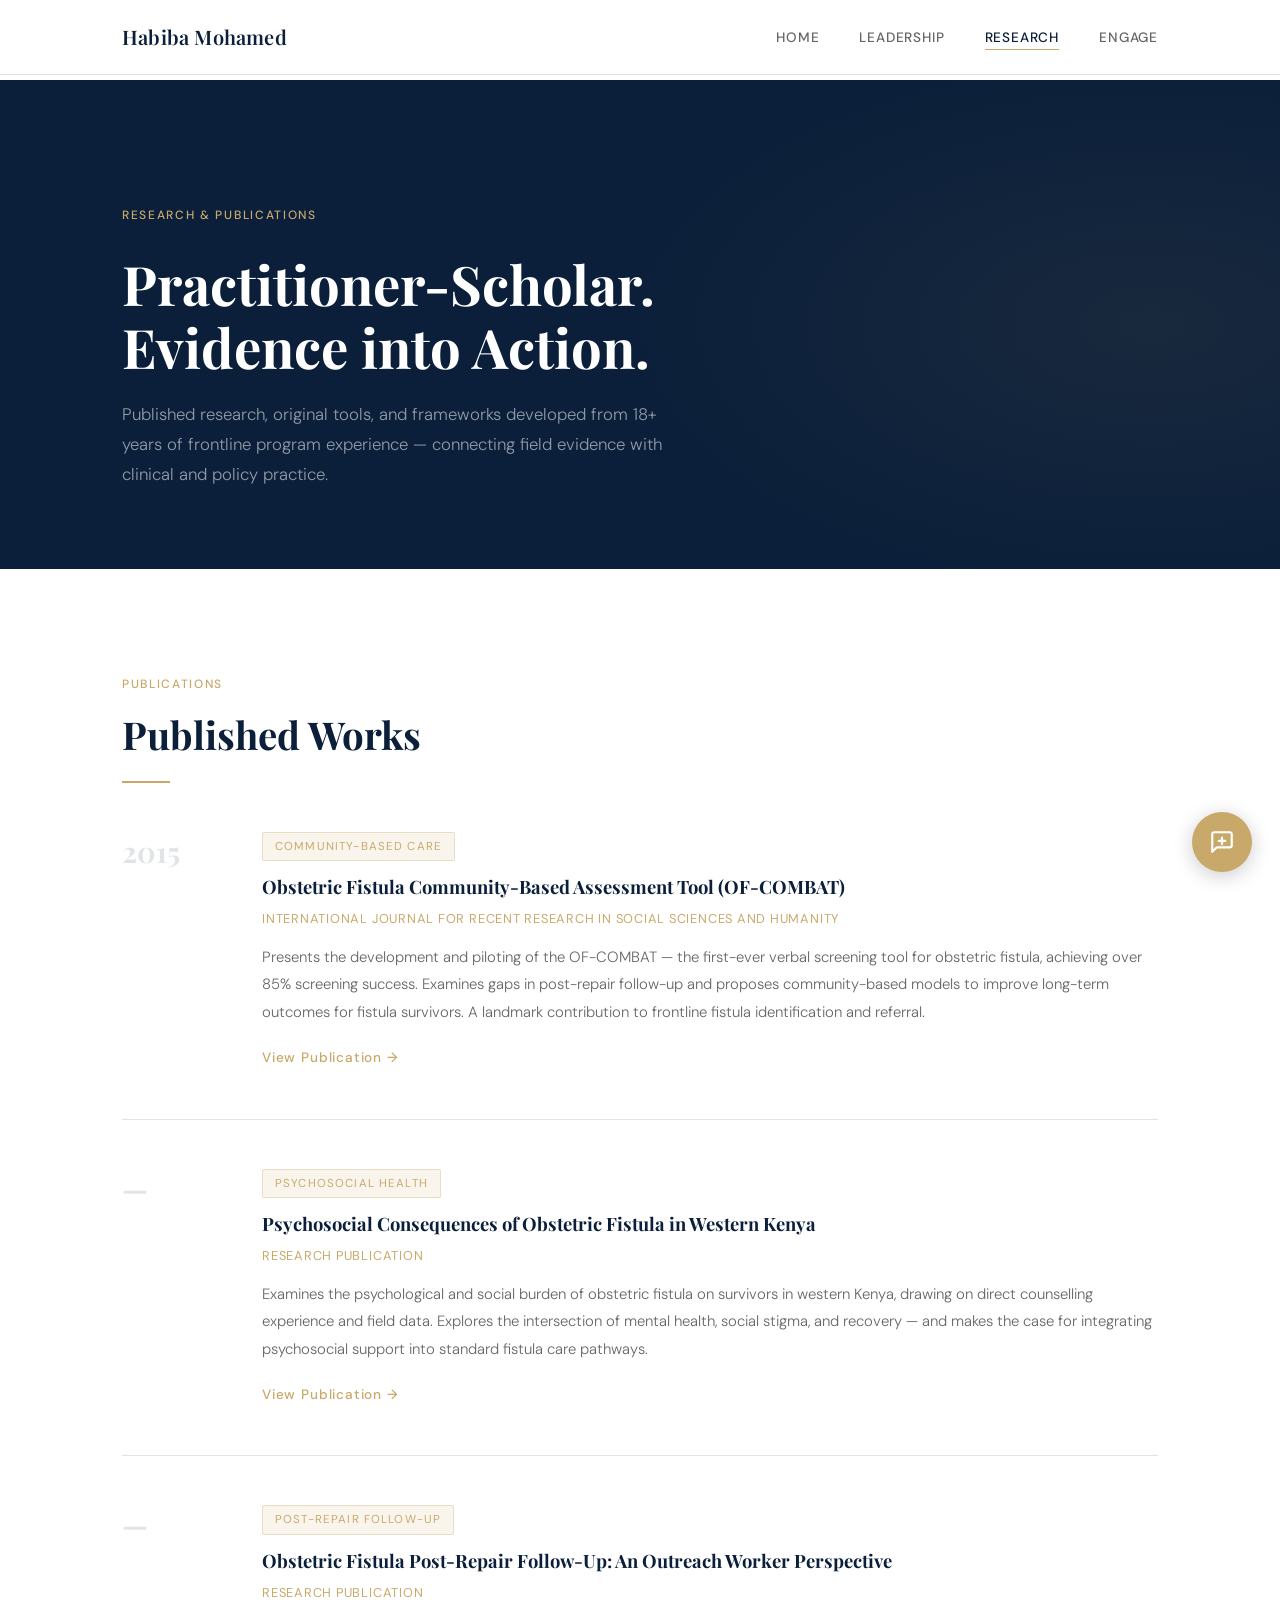
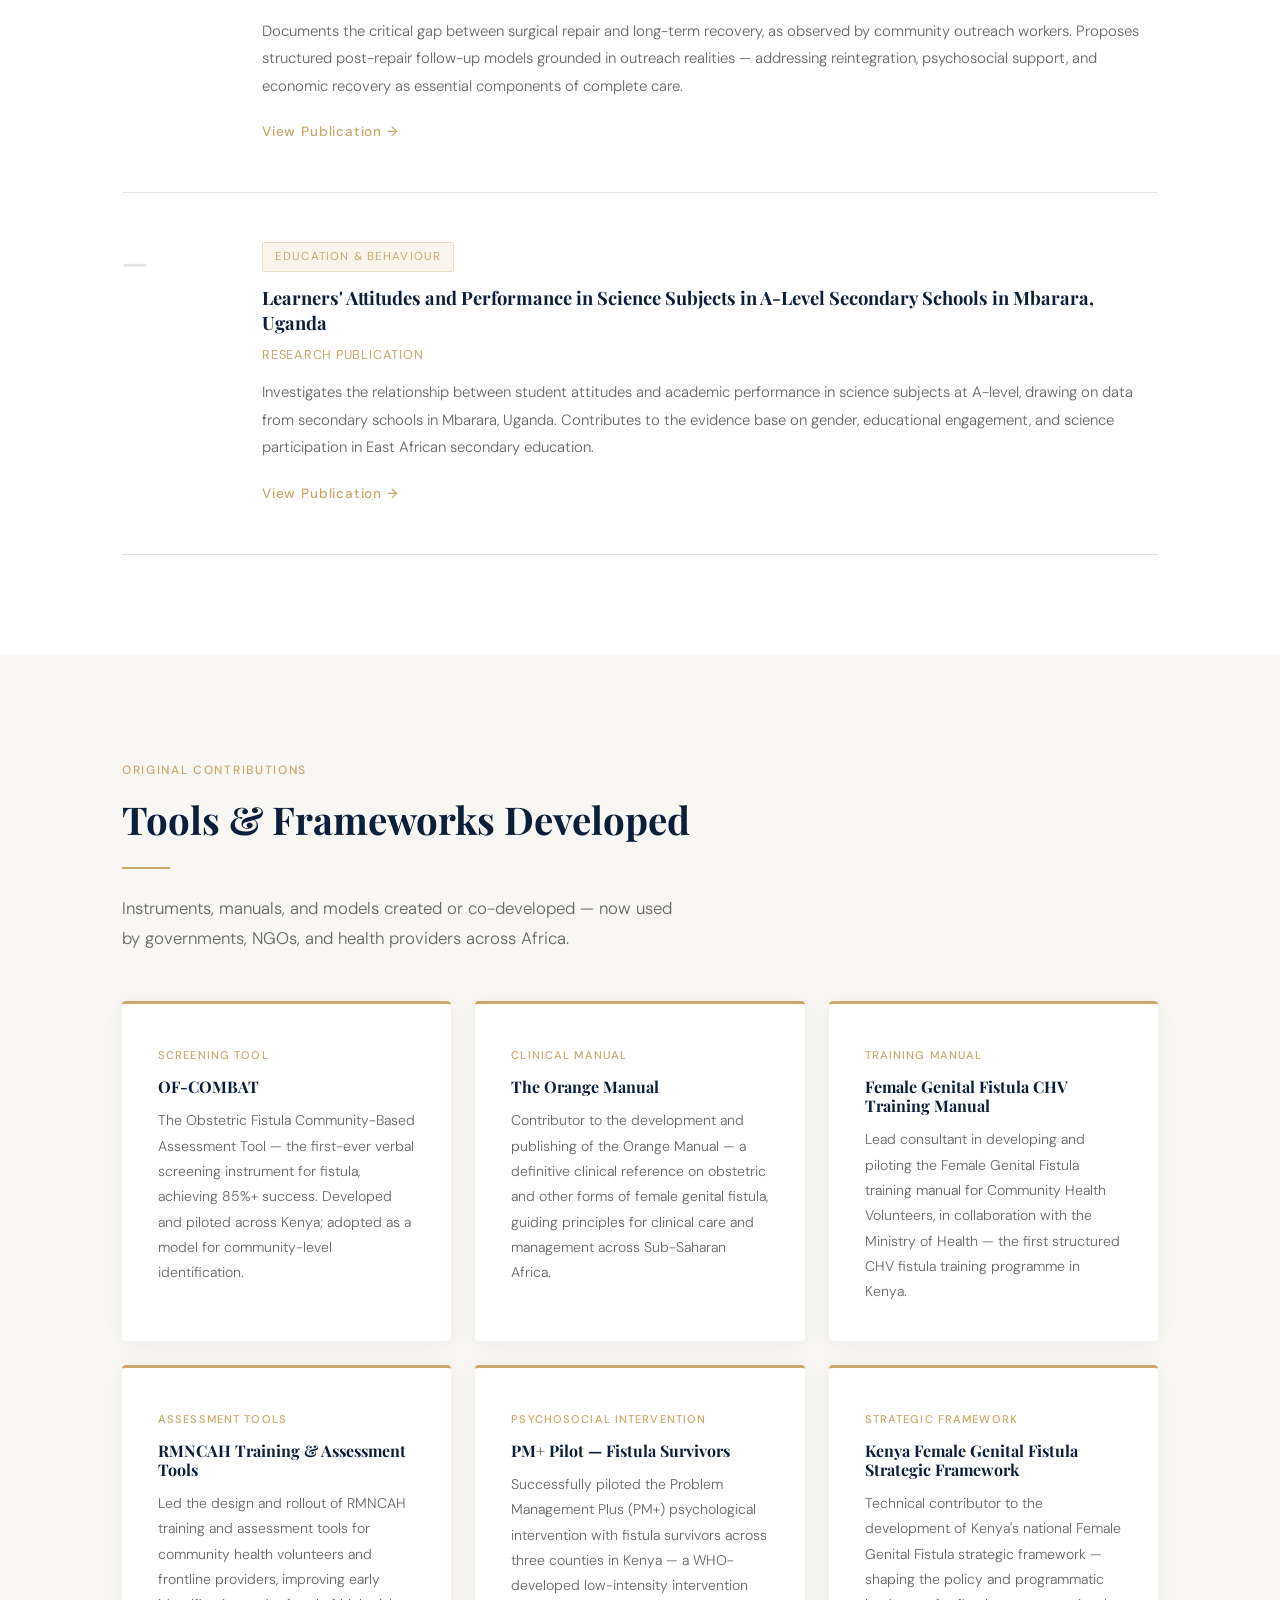
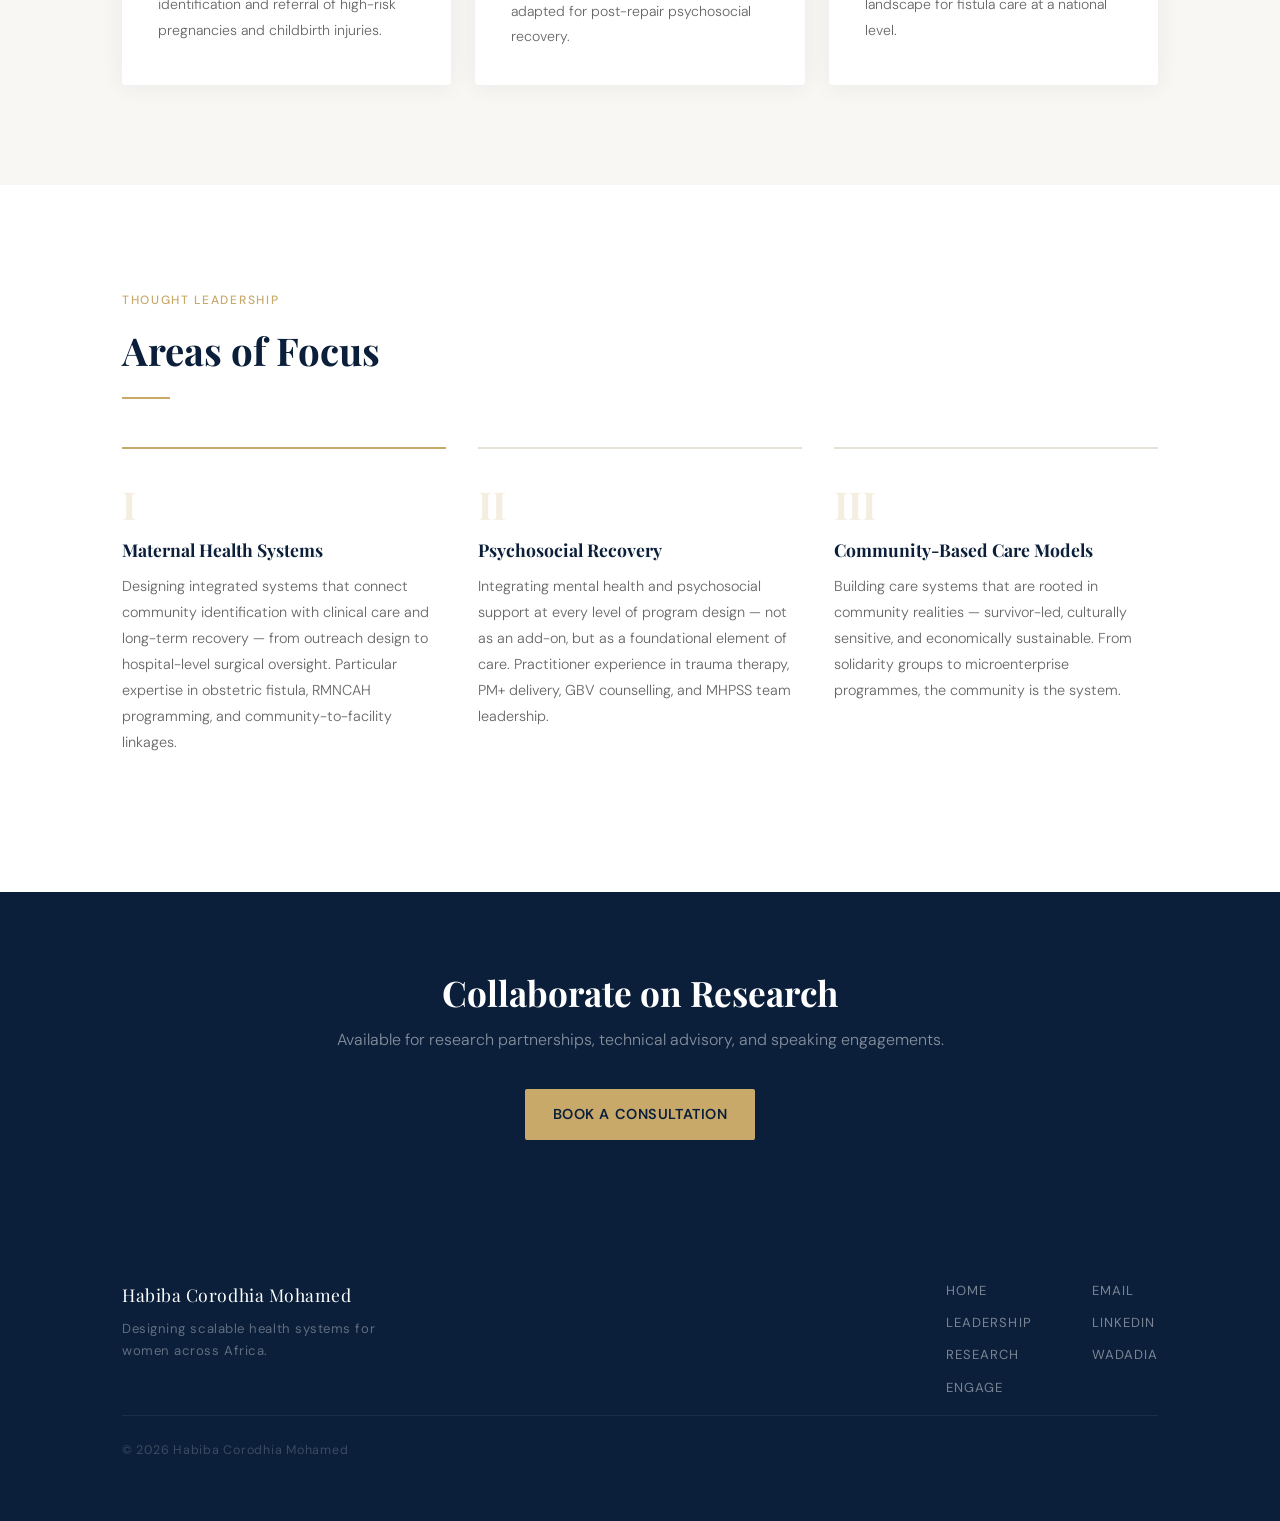
<file: research.html>
<!DOCTYPE html>
<html lang="en">
<head>
  <meta charset="UTF-8" />
  <meta name="viewport" content="width=device-width, initial-scale=1.0" />
  <meta name="description" content="Habiba Corodhia Mohamed — Publications, tools developed, and thought leadership in maternal health, psychosocial recovery, and community-based care." />
  <title>Research & Publications — Habiba Corodhia Mohamed</title>
  <link rel="stylesheet" href="css/styles.css" />
</head>
<body>

  <!-- Slide-in mobile sidebar -->
  <div class="mobile-sidebar-overlay" id="sidebarOverlay"></div>
  <aside class="mobile-sidebar" id="mobileSidebar">
    <button class="mobile-sidebar-close" id="sidebarClose" aria-label="Close menu">&times;</button>
    <ul class="mobile-sidebar-nav">
      <li><a href="index.html">Home</a></li>
      <li><a href="leadership.html">Leadership</a></li>
      <li><a href="research.html">Research</a></li>
      <li><a href="engage.html">Engage</a></li>
    </ul>
  </aside>

  <!-- HEADER -->
  <header class="header">
    <div class="container nav">
      <span class="nav-brand">Habiba Mohamed</span>
      <button class="nav-toggle" aria-label="Toggle navigation">
      <span></span>
      <span></span>
      <span></span>
    </button>
      <ul class="nav-links">
        <li><a href="index.html">Home</a></li>
        <li><a href="leadership.html">Leadership</a></li>
        <li><a href="research.html">Research</a></li>
        <li><a href="engage.html">Engage</a></li>
      </ul>
    </div>
  </header>

  <main>

    <!-- PAGE HERO -->
    <section class="page-hero">
      <div class="container">
        <span class="section-label">Research &amp; Publications</span>
        <h1 class="page-hero-title">
          Practitioner-Scholar.<br>Evidence into Action.
        </h1>
        <p class="page-hero-sub">
          Published research, original tools, and frameworks developed from 18+ years of frontline program experience — connecting field evidence with clinical and policy practice.
        </p>
      </div>
    </section>

    <!-- PUBLICATIONS -->
    <section class="section-white">
      <div class="container">
        <span class="section-label">Publications</span>
        <h2 class="section-title">Published Works</h2>
        <div class="divider"></div>

        <div class="publications-list">

          <div class="pub-card">
            <div class="pub-card-year">2015</div>
            <div class="pub-card-body">
              <span class="pub-theme-tag">Community-Based Care</span>
              <h3>Obstetric Fistula Community-Based Assessment Tool (OF-COMBAT)</h3>
              <p class="pub-journal">International Journal for Recent Research in Social Sciences and Humanity</p>
              <p class="pub-abstract">
                Presents the development and piloting of the OF-COMBAT — the first-ever verbal screening tool for obstetric fistula, achieving over 85% screening success. Examines gaps in post-repair follow-up and proposes community-based models to improve long-term outcomes for fistula survivors. A landmark contribution to frontline fistula identification and referral.
              </p>
              <a href="#" class="pub-link" aria-label="View publication — add link when available">View Publication →</a>
            </div>
          </div>

          <div class="pub-card">
            <div class="pub-card-year">—</div>
            <div class="pub-card-body">
              <span class="pub-theme-tag">Psychosocial Health</span>
              <h3>Psychosocial Consequences of Obstetric Fistula in Western Kenya</h3>
              <p class="pub-journal">Research Publication</p>
              <p class="pub-abstract">
                Examines the psychological and social burden of obstetric fistula on survivors in western Kenya, drawing on direct counselling experience and field data. Explores the intersection of mental health, social stigma, and recovery — and makes the case for integrating psychosocial support into standard fistula care pathways.
              </p>
              <a href="#" class="pub-link" aria-label="View publication — add link when available">View Publication →</a>
            </div>
          </div>

          <div class="pub-card">
            <div class="pub-card-year">—</div>
            <div class="pub-card-body">
              <span class="pub-theme-tag">Post-Repair Follow-Up</span>
              <h3>Obstetric Fistula Post-Repair Follow-Up: An Outreach Worker Perspective</h3>
              <p class="pub-journal">Research Publication</p>
              <p class="pub-abstract">
                Documents the critical gap between surgical repair and long-term recovery, as observed by community outreach workers. Proposes structured post-repair follow-up models grounded in outreach realities — addressing reintegration, psychosocial support, and economic recovery as essential components of complete care.
              </p>
              <a href="#" class="pub-link" aria-label="View publication — add link when available">View Publication →</a>
            </div>
          </div>

          <div class="pub-card">
            <div class="pub-card-year">—</div>
            <div class="pub-card-body">
              <span class="pub-theme-tag">Education &amp; Behaviour</span>
              <h3>Learners' Attitudes and Performance in Science Subjects in A-Level Secondary Schools in Mbarara, Uganda</h3>
              <p class="pub-journal">Research Publication</p>
              <p class="pub-abstract">
                Investigates the relationship between student attitudes and academic performance in science subjects at A-level, drawing on data from secondary schools in Mbarara, Uganda. Contributes to the evidence base on gender, educational engagement, and science participation in East African secondary education.
              </p>
              <a href="#" class="pub-link" aria-label="View publication — add link when available">View Publication →</a>
            </div>
          </div>

        </div>
      </div>
    </section>

    <!-- TOOLS & FRAMEWORKS -->
    <section class="resp-section">
      <div class="container">
        <span class="section-label">Original Contributions</span>
        <h2 class="section-title">Tools &amp; Frameworks Developed</h2>
        <div class="divider"></div>
        <p class="section-sub">Instruments, manuals, and models created or co-developed — now used by governments, NGOs, and health providers across Africa.</p>

        <div class="tools-grid">

          <div class="card">
            <span class="tool-tag">Screening Tool</span>
            <h3>OF-COMBAT</h3>
            <p>The Obstetric Fistula Community-Based Assessment Tool — the first-ever verbal screening instrument for fistula, achieving 85%+ success. Developed and piloted across Kenya; adopted as a model for community-level identification.</p>
          </div>

          <div class="card">
            <span class="tool-tag">Clinical Manual</span>
            <h3>The Orange Manual</h3>
            <p>Contributor to the development and publishing of the Orange Manual — a definitive clinical reference on obstetric and other forms of female genital fistula, guiding principles for clinical care and management across Sub-Saharan Africa.</p>
          </div>

          <div class="card">
            <span class="tool-tag">Training Manual</span>
            <h3>Female Genital Fistula CHV Training Manual</h3>
            <p>Lead consultant in developing and piloting the Female Genital Fistula training manual for Community Health Volunteers, in collaboration with the Ministry of Health — the first structured CHV fistula training programme in Kenya.</p>
          </div>

          <div class="card">
            <span class="tool-tag">Assessment Tools</span>
            <h3>RMNCAH Training &amp; Assessment Tools</h3>
            <p>Led the design and rollout of RMNCAH training and assessment tools for community health volunteers and frontline providers, improving early identification and referral of high-risk pregnancies and childbirth injuries.</p>
          </div>

          <div class="card">
            <span class="tool-tag">Psychosocial Intervention</span>
            <h3>PM+ Pilot — Fistula Survivors</h3>
            <p>Successfully piloted the Problem Management Plus (PM+) psychological intervention with fistula survivors across three counties in Kenya — a WHO-developed low-intensity intervention adapted for post-repair psychosocial recovery.</p>
          </div>

          <div class="card">
            <span class="tool-tag">Strategic Framework</span>
            <h3>Kenya Female Genital Fistula Strategic Framework</h3>
            <p>Technical contributor to the development of Kenya's national Female Genital Fistula strategic framework — shaping the policy and programmatic landscape for fistula care at a national level.</p>
          </div>

        </div>
      </div>
    </section>

    <!-- THOUGHT LEADERSHIP -->
    <section class="section-white">
      <div class="container">
        <span class="section-label">Thought Leadership</span>
        <h2 class="section-title">Areas of Focus</h2>
        <div class="divider"></div>

        <div class="thought-grid">

          <div class="thought-item">
            <div class="thought-number">I</div>
            <h3>Maternal Health Systems</h3>
            <p>Designing integrated systems that connect community identification with clinical care and long-term recovery — from outreach design to hospital-level surgical oversight. Particular expertise in obstetric fistula, RMNCAH programming, and community-to-facility linkages.</p>
          </div>

          <div class="thought-item">
            <div class="thought-number">II</div>
            <h3>Psychosocial Recovery</h3>
            <p>Integrating mental health and psychosocial support at every level of program design — not as an add-on, but as a foundational element of care. Practitioner experience in trauma therapy, PM+ delivery, GBV counselling, and MHPSS team leadership.</p>
          </div>

          <div class="thought-item">
            <div class="thought-number">III</div>
            <h3>Community-Based Care Models</h3>
            <p>Building care systems that are rooted in community realities — survivor-led, culturally sensitive, and economically sustainable. From solidarity groups to microenterprise programmes, the community is the system.</p>
          </div>

        </div>
      </div>
    </section>

    <!-- CTA -->
    <section class="page-cta">
      <div class="container">
        <h2 class="page-cta-title">Collaborate on Research</h2>
        <p class="page-cta-sub">Available for research partnerships, technical advisory, and speaking engagements.</p>
        <a href="engage.html" class="btn btn-cta">Book a Consultation</a>
      </div>
    </section>

  </main>

  <!-- FOOTER -->
  <footer class="footer">
    <div class="container footer-inner">
      <div class="footer-brand">
        <span class="footer-name">Habiba Corodhia Mohamed</span>
        <p class="footer-tagline">Designing scalable health systems for women across Africa.</p>
      </div>
      <nav class="footer-nav">
        <a href="index.html">Home</a>
        <a href="leadership.html">Leadership</a>
        <a href="research.html">Research</a>
        <a href="engage.html">Engage</a>
      </nav>
      <div class="footer-social">
        <a href="mailto:corodhia1@gmail.com" aria-label="Email">Email</a>
        <a href="https://www.linkedin.com/in/habiba-corodhia-mohamed-b28a0b81/" target="_blank" rel="noopener" aria-label="LinkedIn">LinkedIn</a>
        <a href="https://wadadia-nonprofits.org" target="_blank" rel="noopener" aria-label="WADADIA">WADADIA</a>
      </div>
      <p class="footer-copy">© 2026 Habiba Corodhia Mohamed</p>
    </div>
  </footer>

  <script src="js/main.js"></script>
  <a href="https://scheduler.zoom.us/habiba-mohamed-in3ov9/40mins-consultation-support-and-mentorship-with-habiba" 
   target="_blank" 
   rel="noopener" 
   class="floating-consult-btn"
   aria-label="Book a consultation with Habiba">
  <svg width="24" height="24" viewBox="0 0 24 24" fill="none" stroke="currentColor" stroke-width="2" stroke-linecap="round" stroke-linejoin="round">
  <path d="M21 15a2 2 0 0 1-2 2H7l-4 4V5a2 2 0 0 1 2-2h14a2 2 0 0 1 2 2z"/>
  <line x1="12" y1="8" x2="12" y2="14"/>
  <line x1="9" y1="11" x2="15" y2="11"/>
  </svg>
  </a>
</body>
</html>
</file>
<file: css/styles.css>
@import url('https://fonts.googleapis.com/css2?family=Playfair+Display:ital,wght@0,400;0,600;0,700;1,400&family=DM+Sans:wght@300;400;500&display=swap');

:root {
  --primary: #0b1f3a;
  --accent: #c8a96a;
  --text: #222;
  --muted: #666;
  --bg: #ffffff;
  --bg-soft: #f8f7f4;
  --border: #e8e3da;
}

*, *::before, *::after {
  box-sizing: border-box;
  margin: 0;
  padding: 0;
}

html {
  scroll-behavior: smooth;
}

body {
  font-family: 'DM Sans', sans-serif;
  color: var(--text);
  line-height: 1.7;
  background: var(--bg);
}

h1, h2, h3, h4 {
  font-family: 'Playfair Display', serif;
  line-height: 1.2;
}

a {
  text-decoration: none;
  color: inherit;
}

img {
  max-width: 100%;
  display: block;
}

.container {
  max-width: 1100px;
  margin: auto;
  padding: 0 32px;
}

section {
  padding: 100px 0;
}

/* ── GRID ── */
.grid-2 {
  display: grid;
  grid-template-columns: 1fr 1fr;
  gap: 48px;
}

.grid-3 {
  display: grid;
  grid-template-columns: repeat(3, 1fr);
  gap: 28px;
}

/* ── CARDS ── */
.card {
  padding: 36px;
  background: white;
  box-shadow: 0 2px 24px rgba(11, 31, 58, 0.06);
  border-radius: 4px;
  border-top: 3px solid var(--accent);
  opacity: 0;
  transform: translateY(28px);
  transition: opacity 0.6s ease, transform 0.6s ease;
}

.card.show {
  opacity: 1;
  transform: translateY(0);
}

.card h3 {
  font-size: 1.2rem;
  color: var(--primary);
  margin-bottom: 14px;
}

.card p {
  color: var(--muted);
  font-size: 0.95rem;
  font-weight: 300;
}

/* ── BUTTONS ── */
.btn {
  display: inline-block;
  padding: 13px 28px;
  font-family: 'DM Sans', sans-serif;
  font-size: 0.9rem;
  font-weight: 500;
  letter-spacing: 0.04em;
  text-transform: uppercase;
  border-radius: 2px;
  transition: all 0.25s ease;
  cursor: pointer;
  border: none;
}

.btn-primary {
  background: var(--primary);
  color: white;
}

.btn-primary:hover {
  background: #0f2d54;
  transform: translateY(-1px);
  box-shadow: 0 6px 20px rgba(11, 31, 58, 0.2);
}

.btn-outline {
  border: 1.5px solid var(--primary);
  color: var(--primary);
  background: transparent;
}

.btn-outline:hover {
  background: var(--primary);
  color: white;
  transform: translateY(-1px);
}

/* ── HEADER / NAV ── */
.header {
  position: fixed;
  top: 0;
  left: 0;
  right: 0;
  z-index: 100;
  background: rgba(255, 255, 255, 0.95);
  -webkit-backdrop-filter: blur(10px);
  backdrop-filter: blur(10px);
  border-bottom: 1px solid var(--border);
  transition: box-shadow 0.3s ease;
}

.header.scrolled {
  box-shadow: 0 2px 20px rgba(11, 31, 58, 0.08);
}

.nav {
  display: flex;
  align-items: center;
  justify-content: space-between;
  padding-top: 20px;
  padding-bottom: 20px;
}

.nav-brand {
  font-family: 'Playfair Display', serif;
  font-size: 1.25rem;
  color: var(--primary);
  font-weight: 600;
  letter-spacing: 0.01em;
}

.nav-links {
  display: flex;
  gap: 40px;
  list-style: none;
}

.nav-links a {
  font-size: 0.85rem;
  font-weight: 500;
  letter-spacing: 0.06em;
  text-transform: uppercase;
  color: var(--muted);
  transition: color 0.2s;
  position: relative;
}

.nav-links a::after {
  content: '';
  position: absolute;
  bottom: -4px;
  left: 0;
  width: 0;
  height: 1.5px;
  background: var(--accent);
  transition: width 0.3s ease;
}

.nav-links a:hover,
.nav-links a.active {
  color: var(--primary);
}

.nav-links a:hover::after,
.nav-links a.active::after {
  width: 100%;
}

/* ── HAMBURGER TOGGLE (mobile) ── */
/* Show a visible, clickable button with border */
.nav-toggle {
  display: none;                    /* hidden on desktop */
  flex-direction: column;
  justify-content: center;
  align-items: center;
  gap: 5px;
  width: 40px;
  height: 40px;
  background: none;
  border: 1px solid var(--border);
  border-radius: 4px;
  cursor: pointer;
  padding: 8px;
  z-index: 1100;                   /* above sidebar overlay */
  transition: border-color 0.2s;
}

.nav-toggle:hover {
  border-color: var(--accent);
}

.nav-toggle span {
  display: block;
  width: 22px;
  height: 2px;
  background: var(--primary);
  border-radius: 1px;
  transition: all 0.3s ease;
  transform-origin: center;
}

/* Hamburger animation when open */
.nav-toggle--open span:nth-child(1) {
  transform: translateY(7px) rotate(45deg);
}

.nav-toggle--open span:nth-child(2) {
  opacity: 0;
}

.nav-toggle--open span:nth-child(3) {
  transform: translateY(-7px) rotate(-45deg);
}

/* Show hamburger only on mobile & hide desktop nav */
@media (max-width: 768px) {
  .nav-toggle {
    display: flex;
  }
  
  .nav-links {
    display: none !important;
  }
}

/* ── SLIDE-IN MOBILE SIDEBAR ── */
/* Overlay & sidebar are direct children of body – no stacking context issues */
.mobile-sidebar-overlay {
  position: fixed;
  inset: 0;
  background: rgba(0, 0, 0, 0.4);
  z-index: 999;
  opacity: 0;
  visibility: hidden;
  transition: opacity 0.3s ease, visibility 0.3s ease;
}

.mobile-sidebar-overlay.show {
  opacity: 1;
  visibility: visible;
}

.mobile-sidebar {
  position: fixed;
  top: 0;
  right: 0;
  bottom: 0;
  width: 300px;
  max-width: 85vw;
  background: white;
  z-index: 1000;
  transform: translateX(100%);
  transition: transform 0.35s cubic-bezier(0.4, 0, 0.2, 1);
  padding: 80px 32px 32px;
  box-shadow: -4px 0 20px rgba(0, 0, 0, 0.1);
}

.mobile-sidebar.open {
  transform: translateX(0);
}

.mobile-sidebar-close {
  position: absolute;
  top: 20px;
  right: 24px;
  background: none;
  border: none;
  font-size: 2rem;
  color: var(--primary);
  cursor: pointer;
  line-height: 1;
  padding: 0;
}

.mobile-sidebar-nav {
  list-style: none;
  padding: 0;
  display: flex;
  flex-direction: column;
  gap: 24px;
}

.mobile-sidebar-nav a {
  font-size: 1.25rem;
  font-weight: 500;
  color: var(--primary);
  text-decoration: none;
  letter-spacing: 0.04em;
  transition: color 0.2s;
}

.mobile-sidebar-nav a:hover,
.mobile-sidebar-nav a.active {
  color: var(--accent);
}

/* Hide sidebar completely on desktop */
@media (min-width: 769px) {
  .mobile-sidebar,
  .mobile-sidebar-overlay {
    display: none;
  }
}

/* ── FOOTER ── */
/* Cleaned duplicate footer – only one grid-based version */
.footer {
  background: var(--primary);
  color: rgba(255, 255, 255, 0.5);
  font-size: 0.85rem;
  letter-spacing: 0.04em;
}

.footer-inner {
  display: grid;
  grid-template-columns: 1fr auto auto;
  grid-template-rows: auto auto;
  gap: 16px 60px;
  align-items: start;
  padding-top: 60px;
  padding-bottom: 60px;
}

.footer-brand {
  grid-column: 1;
  grid-row: 1;
}

.footer-name {
  display: block;
  font-family: 'Playfair Display', serif;
  font-size: 1.1rem;
  color: white;
  margin-bottom: 8px;
}

.footer-tagline {
  font-size: 0.82rem;
  color: rgba(255, 255, 255, 0.35);
  max-width: 280px;
  line-height: 1.7;
}

.footer-nav {
  display: flex;
  flex-direction: column;
  gap: 10px;
}

.footer-nav a {
  font-size: 0.82rem;
  letter-spacing: 0.08em;
  text-transform: uppercase;
  color: rgba(255, 255, 255, 0.45);
  transition: color 0.2s;
  text-decoration: none;
}

.footer-nav a:hover {
  color: var(--accent);
}

.footer-social {
  display: flex;
  flex-direction: column;
  gap: 10px;
}

.footer-social a {
  font-size: 0.82rem;
  letter-spacing: 0.08em;
  text-transform: uppercase;
  color: rgba(255, 255, 255, 0.45);
  transition: color 0.2s;
  text-decoration: none;
}

.footer-social a:hover {
  color: var(--accent);
}

.footer-copy {
  grid-column: 1 / -1;
  grid-row: 2;
  font-size: 0.78rem;
  color: rgba(255, 255, 255, 0.2);
  padding-top: 24px;
  border-top: 1px solid rgba(255, 255, 255, 0.07);
  letter-spacing: 0.06em;
  margin: 0;
}

@media (max-width: 640px) {
  .footer-inner {
    grid-template-columns: 1fr;
    gap: 32px;
  }
}

/* ── SECTION LABEL ── */
.section-label {
  display: inline-block;
  font-size: 0.75rem;
  font-weight: 500;
  letter-spacing: 0.14em;
  text-transform: uppercase;
  color: var(--accent);
  margin-bottom: 16px;
}

.section-title {
  font-size: clamp(1.8rem, 3vw, 2.6rem);
  color: var(--primary);
  margin-bottom: 20px;
}

.section-sub {
  font-size: 1.05rem;
  color: var(--muted);
  font-weight: 300;
  max-width: 560px;
  line-height: 1.8;
}

/* ── DIVIDER ── */
.divider {
  width: 48px;
  height: 2px;
  background: var(--accent);
  margin: 24px 0;
}

/* ── PAGE OFFSET FOR FIXED HEADER ── */
main {
  padding-top: 80px;
}

/* ── RESPONSIVE ── */
@media (max-width: 768px) {
  .grid-2,
  .grid-3 {
    grid-template-columns: 1fr;
  }

  section {
    padding: 70px 0;
  }
}

/* =====================
   PAGE-SPECIFIC STYLES
   ===================== */

/* ── HOME: HERO ── */
.hero {
  min-height: 80vh;
  display: flex;
  align-items: center;
  background: var(--primary);
  position: relative;
  overflow: hidden;
}

.hero::before {
  content: '';
  position: absolute;
  inset: 0;
  background:
    radial-gradient(ellipse 60% 80% at 80% 50%, rgba(200,169,106,0.08) 0%, transparent 70%),
    radial-gradient(ellipse 40% 60% at 10% 80%, rgba(200,169,106,0.05) 0%, transparent 60%);
}

.hero-grid {
  display: grid;
  grid-template-columns: 1fr 420px;
  gap: 80px;
  align-items: center;
  position: relative;
  z-index: 1;
  padding: 80px 0 60px;
}

.hero-eyebrow {
  font-size: 0.78rem;
  font-weight: 500;
  letter-spacing: 0.16em;
  text-transform: uppercase;
  color: var(--accent);
  margin-bottom: 24px;
}

.hero-title {
  font-size: clamp(2.6rem, 5vw, 4rem);
  color: white;
  font-weight: 700;
  margin-bottom: 10px;
  line-height: 1.1;
}

.hero-title em {
  font-style: italic;
  color: var(--accent);
}

.hero-tagline {
  font-size: clamp(1rem, 2vw, 1.3rem);
  color: rgba(255,255,255,0.75);
  font-weight: 300;
  margin: 20px 0;
  line-height: 1.6;
  max-width: 480px;
}

.hero-roles {
  display: flex;
  flex-wrap: wrap;
  gap: 10px;
  margin: 28px 0 40px;
}

.hero-role-tag {
  font-size: 0.8rem;
  letter-spacing: 0.06em;
  text-transform: uppercase;
  color: rgba(255,255,255,0.55);
  border: 1px solid rgba(200,169,106,0.3);
  padding: 6px 14px;
  border-radius: 2px;
}

.hero-buttons {
  display: flex;
  gap: 16px;
  flex-wrap: wrap;
}

.hero-image-block {
  position: relative;
}

.hero-image-frame {
  width: 100%;
  aspect-ratio: 3/4;
  background: rgba(255,255,255,0.04);
  border: 1px solid rgba(200,169,106,0.2);
  border-radius: 4px;
  overflow: hidden;
  display: flex;
  align-items: center;
  justify-content: center;
}

.hero-image-frame img {
  width: 100%;
  height: 100%;
  object-fit: cover;
  object-position: top;
}

.hero-image-placeholder {
  color: rgba(255,255,255,0.15);
  font-size: 0.8rem;
  letter-spacing: 0.1em;
  text-align: center;
}

.hero-stat-bar {
  display: flex;
  gap: 2px;
  margin-top: 20px;
}

.hero-stat {
  flex: 1;
  background: rgba(255,255,255,0.04);
  border: 1px solid rgba(200,169,106,0.15);
  border-radius: 2px;
  padding: 16px 12px;
  text-align: center;
}

.hero-stat-num {
  font-family: 'Playfair Display', serif;
  font-size: 1.5rem;
  color: var(--accent);
  font-weight: 700;
  display: block;
}

.hero-stat-label {
  font-size: 0.7rem;
  letter-spacing: 0.08em;
  text-transform: uppercase;
  color: rgba(255,255,255,0.4);
  margin-top: 4px;
  display: block;
}

@media (max-width: 900px) {
  .hero-grid {
    grid-template-columns: 1fr;
    gap: 50px;
  }

  .hero-image-block {
    display: none;
  }
}

/* ── HOME: ABOUT ── */
.about {
  background: var(--bg-soft);
}

.about-content {
  display: grid;
  grid-template-columns: 1fr 1fr;
  gap: 80px;
  align-items: start;
}

.about-text p {
  color: var(--muted);
  font-weight: 300;
  font-size: 1.05rem;
  margin-bottom: 18px;
  line-height: 1.85;
}

.about-text p:last-child {
  margin-bottom: 0;
}

.about-aside {
  padding-top: 10px;
}

.about-aside-title {
  font-size: 0.75rem;
  letter-spacing: 0.12em;
  text-transform: uppercase;
  color: var(--accent);
  margin-bottom: 20px;
}

.focus-list {
  list-style: none;
}

.focus-list li {
  display: flex;
  align-items: flex-start;
  gap: 14px;
  padding: 14px 0;
  border-bottom: 1px solid var(--border);
  font-size: 0.95rem;
  color: var(--text);
  font-weight: 400;
}

.focus-list li:last-child {
  border-bottom: none;
}

.focus-dot {
  width: 6px;
  height: 6px;
  border-radius: 50%;
  background: var(--accent);
  margin-top: 8px;
  flex-shrink: 0;
}

@media (max-width: 768px) {
  .about-content {
    grid-template-columns: 1fr;
    gap: 48px;
  }
}

/* ── HOME: IMPACT STATS ── */
.impact {
  background: var(--primary);
  padding: 80px 0;
}

.impact-grid {
  display: grid;
  grid-template-columns: repeat(4, 1fr);
  gap: 1px;
  background: rgba(255,255,255,0.08);
  border: 1px solid rgba(255,255,255,0.08);
  border-radius: 4px;
  overflow: hidden;
}

.impact-item {
  background: var(--primary);
  padding: 40px 24px;
  text-align: center;
}

.impact-num {
  font-family: 'Playfair Display', serif;
  font-size: clamp(1.8rem, 3vw, 2.4rem);
  color: var(--accent);
  font-weight: 700;
  display: block;
  margin-bottom: 8px;
}

.impact-label {
  font-size: 0.78rem;
  letter-spacing: 0.08em;
  text-transform: uppercase;
  color: rgba(255,255,255,0.45);
  line-height: 1.5;
}

@media (max-width: 900px) {
  .impact-grid {
    grid-template-columns: repeat(2, 1fr);
  }
}

@media (max-width: 480px) {
  .impact-grid {
    grid-template-columns: 1fr;
  }
}

/* ── HOME: WADADIA HIGHLIGHT ── */
.wadadia {
  background: var(--bg-soft);
}

.wadadia-inner {
  display: grid;
  grid-template-columns: 1fr 1fr;
  gap: 80px;
  align-items: center;
}

.wadadia-badge {
  display: inline-block;
  font-size: 0.75rem;
  letter-spacing: 0.14em;
  text-transform: uppercase;
  background: var(--accent);
  color: white;
  padding: 5px 12px;
  border-radius: 2px;
  margin-bottom: 20px;
}

.wadadia-model {
  margin-top: 36px;
}

.wadadia-model-title {
  font-size: 0.75rem;
  letter-spacing: 0.12em;
  text-transform: uppercase;
  color: var(--muted);
  margin-bottom: 16px;
}

.wadadia-pillars {
  display: flex;
  flex-direction: column;
  gap: 12px;
}

.wadadia-pillar {
  display: flex;
  align-items: center;
  gap: 16px;
  padding: 16px 20px;
  background: white;
  border-left: 3px solid var(--accent);
  border-radius: 2px;
  box-shadow: 0 2px 12px rgba(11,31,58,0.04);
}

.wadadia-pillar-letter {
  font-family: 'Playfair Display', serif;
  font-size: 1.6rem;
  color: var(--accent);
  font-weight: 700;
  line-height: 1;
  min-width: 28px;
}

.wadadia-pillar-text strong {
  display: block;
  font-size: 0.85rem;
  font-weight: 500;
  color: var(--primary);
}

.wadadia-pillar-text span {
  font-size: 0.8rem;
  color: var(--muted);
}

@media (max-width: 768px) {
  .wadadia-inner {
    grid-template-columns: 1fr;
    gap: 48px;
  }
}

/* ── WORK: SYSTEMS ── */
.systems-grid {
  display: grid;
  grid-template-columns: repeat(3, 1fr);
  gap: 28px;
}

/* ── WORK: LEADERSHIP TIMELINE ── */
.leadership {
  background: var(--bg-soft);
}

.timeline {
  position: relative;
  margin-top: 60px;
}

.timeline::before {
  content: '';
  position: absolute;
  left: 0;
  top: 0;
  bottom: 0;
  width: 1px;
  background: var(--border);
}

.timeline-group {
  margin-bottom: 56px;
}

.timeline-org {
  font-family: 'Playfair Display', serif;
  font-size: 1.3rem;
  color: var(--primary);
  margin-bottom: 24px;
  padding-left: 28px;
  position: relative;
}

.timeline-org::before {
  content: '';
  position: absolute;
  left: -5px;
  top: 8px;
  width: 11px;
  height: 11px;
  border-radius: 50%;
  background: var(--accent);
  border: 2px solid white;
  box-shadow: 0 0 0 2px var(--accent);
}

.timeline-roles {
  padding-left: 28px;
  display: flex;
  flex-direction: column;
  gap: 14px;
}

.timeline-role {
  display: flex;
  align-items: flex-start;
  gap: 20px;
  padding: 20px 24px;
  background: white;
  border-radius: 4px;
  box-shadow: 0 2px 12px rgba(11,31,58,0.05);
}

.timeline-role-title {
  font-size: 0.95rem;
  font-weight: 500;
  color: var(--primary);
}

.timeline-role-detail {
  font-size: 0.85rem;
  color: var(--muted);
  margin-top: 4px;
  font-weight: 300;
}

/* ── WORK: CAPABILITIES ── */
.capabilities-grid {
  display: grid;
  grid-template-columns: repeat(4, 1fr);
  gap: 20px;
  margin-top: 48px;
}

.capability-item {
  padding: 28px 24px;
  border: 1px solid var(--border);
  border-radius: 4px;
  transition: border-color 0.25s, box-shadow 0.25s;
}

.capability-item:hover {
  border-color: var(--accent);
  box-shadow: 0 4px 20px rgba(11,31,58,0.06);
}

.capability-item h4 {
  font-family: 'DM Sans', sans-serif;
  font-size: 0.88rem;
  font-weight: 500;
  color: var(--primary);
  line-height: 1.4;
}

@media (max-width: 900px) {
  .capabilities-grid {
    grid-template-columns: repeat(2, 1fr);
  }

  .systems-grid {
    grid-template-columns: 1fr;
  }
}

@media (max-width: 480px) {
  .capabilities-grid {
    grid-template-columns: 1fr;
  }
}

/* ── INSIGHTS: PUBLICATIONS ── */
/* Removed unused .publication-item, .pub-year, .pub-content – using .pub-card instead */

/* ── INSIGHTS: BOOKING ── */
.booking {
  background: var(--bg-soft);
}

.booking-inner {
  display: grid;
  grid-template-columns: 1fr 1.4fr;
  gap: 80px;
  align-items: start;
}

.booking-services {
  margin-top: 36px;
  display: flex;
  flex-direction: column;
  gap: 12px;
}

.booking-service {
  display: flex;
  align-items: center;
  gap: 14px;
  padding: 16px 0;
  border-bottom: 1px solid var(--border);
  font-size: 0.95rem;
  color: var(--text);
}

.booking-service:last-child {
  border-bottom: none;
}

.booking-service-icon {
  width: 8px;
  height: 8px;
  background: var(--accent);
  border-radius: 50%;
  flex-shrink: 0;
}

/* ── INSIGHTS: CONTACT ── */
.contact-grid {
  display: grid;
  grid-template-columns: repeat(3, 1fr);
  gap: 24px;
  margin-top: 48px;
}

.contact-item {
  padding: 32px;
  border: 1px solid var(--border);
  border-radius: 4px;
  text-align: center;
  transition: border-color 0.25s, box-shadow 0.25s;
  display: block;
  text-decoration: none;
  color: inherit;
  cursor: pointer;
}

.contact-item:hover {
  border-color: var(--accent);
  box-shadow: 0 4px 24px rgba(11,31,58,0.06);
}

.contact-item:hover .contact-item-value {
  color: var(--accent);
}

.contact-item-label {
  font-size: 0.75rem;
  letter-spacing: 0.12em;
  text-transform: uppercase;
  color: var(--muted);
  margin-bottom: 10px;
}

.contact-item-value {
  font-size: 0.95rem;
  color: var(--primary);
  font-weight: 500;
  transition: color 0.25s;
}

@media (max-width: 600px) {
  .contact-grid {
    grid-template-columns: 1fr;
  }
}

/* ── HERO OUTLINE BUTTON (dark bg variant) ── */
.btn-hero-outline {
  border: 1.5px solid rgba(255, 255, 255, 0.3);
  color: rgba(255, 255, 255, 0.8);
  background: transparent;
  border-radius: 2px;
}

.btn-hero-outline:hover {
  background: rgba(255, 255, 255, 0.08);
  border-color: rgba(255, 255, 255, 0.6);
  color: white;
  transform: translateY(-1px);
}

/* ── HERO IMAGE PLACEHOLDER ── */
.hero-image-placeholder {
  display: none;
  color: rgba(255, 255, 255, 0.15);
  font-size: 0.8rem;
  letter-spacing: 0.1em;
  text-align: center;
  align-items: center;
  justify-content: center;
  width: 100%;
  height: 100%;
}

/* ── AWARDS STRIP ── */
.awards-strip {
  background: var(--primary);
  padding: 48px 0;
  border-top: 1px solid rgba(255, 255, 255, 0.06);
}

.awards-strip-inner {
  display: flex;
  align-items: center;
  gap: 48px;
  flex-wrap: wrap;
}

.awards-strip-label {
  font-size: 0.72rem;
  letter-spacing: 0.14em;
  text-transform: uppercase;
  color: var(--accent);
  white-space: nowrap;
  flex-shrink: 0;
}

.awards-list {
  display: flex;
  align-items: center;
  gap: 32px;
  flex-wrap: wrap;
  flex: 1;
}

.award-item {
  display: flex;
  align-items: flex-start;
  gap: 16px;
}

.award-year {
  font-family: 'Playfair Display', serif;
  font-size: 1.3rem;
  color: var(--accent);
  font-weight: 700;
  line-height: 1;
  flex-shrink: 0;
  padding-top: 2px;
}

.award-detail {
  display: flex;
  flex-direction: column;
  gap: 4px;
}

.award-detail strong {
  font-size: 0.9rem;
  font-weight: 600;
  color: white;
}

.award-detail span {
  font-size: 0.8rem;
  color: rgba(255, 255, 255, 0.45);
  line-height: 1.5;
  max-width: 320px;
}

.award-divider {
  width: 1px;
  height: 40px;
  background: rgba(255, 255, 255, 0.12);
  flex-shrink: 0;
}

@media (max-width: 768px) {
  .awards-strip-inner {
    flex-direction: column;
    align-items: flex-start;
    gap: 24px;
  }

  .award-divider {
    width: 40px;
    height: 1px;
  }
}

/* ── SIGNATURE ACHIEVEMENTS ── */
.achievements {
  background: var(--bg);
  padding: 100px 0;
}

.achievements-grid {
  display: grid;
  grid-template-columns: repeat(2, 1fr);
  gap: 28px;
  margin-top: 48px;
}

.achievement-icon {
  font-size: 1.8rem;
  margin-bottom: 16px;
  display: block;
  line-height: 1;
}

.achievements-grid .card h3 {
  font-size: 1.1rem;
  margin-bottom: 12px;
}

.achievements-grid .card p {
  font-size: 0.92rem;
  line-height: 1.8;
}

@media (max-width: 640px) {
  .achievements-grid {
    grid-template-columns: 1fr;
  }
}

/* ── WADADIA CARD (no inline styles) ── */
.wadadia-card {
  border-top-color: var(--primary);
  height: 100%;
}

.wadadia-card-title {
  font-size: 1.4rem;
  margin-bottom: 24px;
}

.wadadia-card-cta {
  margin-top: 36px;
}

/* ══════════════════════════════════════
   NEW PAGE COMPONENTS
   ══════════════════════════════════════ */

/* ── PAGE HERO (shared across inner pages) ── */
.page-hero {
  background: var(--primary);
  padding: 120px 0 80px;
  position: relative;
  overflow: hidden;
}

.page-hero::before {
  content: '';
  position: absolute;
  inset: 0;
  background: radial-gradient(ellipse 60% 80% at 90% 50%, rgba(200,169,106,0.07) 0%, transparent 70%);
}

.page-hero .section-label {
  position: relative;
  z-index: 1;
}

.page-hero-title {
  font-size: clamp(2rem, 5vw, 3.4rem);
  color: white;
  margin-top: 12px;
  max-width: 640px;
  line-height: 1.15;
  position: relative;
  z-index: 1;
}

.page-hero-sub {
  color: rgba(255,255,255,0.55);
  font-size: 1.05rem;
  font-weight: 300;
  margin-top: 20px;
  max-width: 560px;
  line-height: 1.8;
  position: relative;
  z-index: 1;
}

/* ── SECTION BACKGROUNDS ── */
.section-white {
  background: var(--bg);
  padding: 100px 0;
}

.resp-section {
  background: var(--bg-soft);
  padding: 100px 0;
}

/* ── TIMELINE (updated) ── */
.timeline {
  position: relative;
  margin-top: 60px;
}

.timeline::before {
  content: '';
  position: absolute;
  left: 0;
  top: 0;
  bottom: 0;
  width: 1px;
  background: var(--border);
}

.timeline-group {
  margin-bottom: 56px;
}

.timeline-org {
  font-family: 'Playfair Display', serif;
  font-size: 1.2rem;
  color: var(--primary);
  margin-bottom: 20px;
  padding-left: 28px;
  position: relative;
}

.timeline-org::before {
  content: '';
  position: absolute;
  left: -5px;
  top: 7px;
  width: 11px;
  height: 11px;
  border-radius: 50%;
  background: var(--accent);
  border: 2px solid white;
  box-shadow: 0 0 0 2px var(--accent);
}

.timeline-roles {
  padding-left: 28px;
  display: flex;
  flex-direction: column;
  gap: 12px;
}

.timeline-role {
  display: flex;
  align-items: flex-start;
  gap: 20px;
  padding: 20px 24px;
  background: white;
  border-radius: 4px;
  box-shadow: 0 2px 12px rgba(11,31,58,0.05);
}

.timeline-role-meta {
  flex-shrink: 0;
  min-width: 64px;
}

.timeline-duration {
  font-size: 0.75rem;
  letter-spacing: 0.06em;
  text-transform: uppercase;
  color: var(--accent);
  font-weight: 500;
  white-space: nowrap;
}

.timeline-role-title {
  font-size: 0.95rem;
  font-weight: 500;
  color: var(--primary);
  margin-bottom: 6px;
}

.timeline-role-detail {
  font-size: 0.85rem;
  color: var(--muted);
  font-weight: 300;
  line-height: 1.7;
}

/* ── RESPONSIBILITY BLOCKS ── */
.resp-grid {
  display: grid;
  grid-template-columns: repeat(2, 1fr);
  gap: 32px;
  margin-top: 56px;
}

.resp-block {
  background: white;
  border-radius: 4px;
  padding: 36px;
  box-shadow: 0 2px 16px rgba(11,31,58,0.05);
  border-left: 3px solid var(--accent);
}

.resp-block-header {
  display: flex;
  align-items: flex-start;
  gap: 16px;
  margin-bottom: 24px;
}

.resp-number {
  font-family: 'Playfair Display', serif;
  font-size: 1.8rem;
  color: rgba(200, 169, 106, 0.3);
  font-weight: 700;
  line-height: 1;
  flex-shrink: 0;
}

.resp-block-header h3 {
  font-size: 1rem;
  color: var(--primary);
  padding-top: 4px;
  line-height: 1.3;
}

.resp-list {
  list-style: none;
  display: flex;
  flex-direction: column;
  gap: 10px;
}

.resp-list li {
  font-size: 0.88rem;
  color: var(--muted);
  font-weight: 300;
  line-height: 1.65;
  padding-left: 16px;
  position: relative;
}

.resp-list li::before {
  content: '';
  position: absolute;
  left: 0;
  top: 9px;
  width: 5px;
  height: 5px;
  border-radius: 50%;
  background: var(--accent);
}

@media (max-width: 768px) {
  .resp-grid {
    grid-template-columns: 1fr;
  }
}

/* ── COMPETENCY CLUSTERS ── */
.competency-clusters {
  display: grid;
  grid-template-columns: repeat(4, 1fr);
  gap: 24px;
  margin-top: 48px;
}

.competency-cluster {
  border: 1px solid var(--border);
  border-radius: 4px;
  padding: 28px 24px;
  transition: border-color 0.25s, box-shadow 0.25s;
}

.competency-cluster:hover {
  border-color: var(--accent);
  box-shadow: 0 4px 20px rgba(11,31,58,0.06);
}

.competency-cluster-title {
  font-family: 'DM Sans', sans-serif;
  font-size: 0.78rem;
  font-weight: 600;
  letter-spacing: 0.1em;
  text-transform: uppercase;
  color: var(--accent);
  margin-bottom: 20px;
}

.competency-list {
  list-style: none;
  display: flex;
  flex-direction: column;
  gap: 10px;
}

.competency-list li {
  font-size: 0.85rem;
  color: var(--text);
  font-weight: 400;
  line-height: 1.5;
  padding-left: 14px;
  position: relative;
}

.competency-list li::before {
  content: '';
  position: absolute;
  left: 0;
  top: 8px;
  width: 4px;
  height: 4px;
  border-radius: 50%;
  background: var(--primary);
  opacity: 0.3;
}

@media (max-width: 900px) {
  .competency-clusters {
    grid-template-columns: repeat(2, 1fr);
  }
}

@media (max-width: 480px) {
  .competency-clusters {
    grid-template-columns: 1fr;
  }
}

/* ── PAGE CTA BAND ── */
.page-cta {
  background: var(--primary);
  padding: 80px 0;
  text-align: center;
}

.page-cta-title {
  font-size: clamp(1.6rem, 3vw, 2.2rem);
  color: white;
  margin-bottom: 12px;
}

.page-cta-sub {
  color: rgba(255,255,255,0.5);
  font-size: 1rem;
  font-weight: 300;
  margin-bottom: 36px;
}

.btn-cta {
  background: var(--accent);
  color: var(--primary);
  font-weight: 600;
}

.btn-cta:hover {
  background: #d4b678;
  transform: translateY(-1px);
  box-shadow: 0 6px 20px rgba(200,169,106,0.3);
}

/* ── PUBLICATIONS LIST (research page) ── */
.publications-list {
  display: flex;
  flex-direction: column;
  gap: 0;
  margin-top: 48px;
}

.pub-card {
  display: grid;
  grid-template-columns: 100px 1fr;
  gap: 40px;
  padding: 48px 0;
  border-bottom: 1px solid var(--border);
}

.pub-card:first-child {
  padding-top: 0;
}

.pub-card-year {
  font-family: 'Playfair Display', serif;
  font-size: 1.8rem;
  color: rgba(11,31,58,0.12);
  font-weight: 700;
  line-height: 1;
  padding-top: 6px;
}

.pub-theme-tag {
  display: inline-block;
  font-size: 0.72rem;
  letter-spacing: 0.1em;
  text-transform: uppercase;
  background: rgba(200,169,106,0.12);
  color: var(--accent);
  border: 1px solid rgba(200,169,106,0.3);
  padding: 4px 12px;
  border-radius: 2px;
  margin-bottom: 14px;
}

.pub-card-body h3 {
  font-size: 1.15rem;
  color: var(--primary);
  margin-bottom: 8px;
  line-height: 1.35;
}

.pub-journal {
  font-size: 0.8rem;
  letter-spacing: 0.06em;
  text-transform: uppercase;
  color: var(--accent);
  margin-bottom: 14px;
}

.pub-abstract {
  font-size: 0.93rem;
  color: var(--muted);
  font-weight: 300;
  line-height: 1.85;
  margin-bottom: 0;
}

.pub-link {
  display: inline-block;
  margin-top: 20px;
  font-size: 0.85rem;
  font-weight: 500;
  letter-spacing: 0.06em;
  color: var(--accent);
  border-bottom: 1px solid transparent;
  transition: border-color 0.2s;
  text-decoration: none;
}

.pub-link:hover {
  border-bottom-color: var(--accent);
}

@media (max-width: 600px) {
  .pub-card {
    grid-template-columns: 1fr;
    gap: 16px;
  }
}

/* ── TOOLS GRID (research page) ── */
.tools-grid {
  display: grid;
  grid-template-columns: repeat(3, 1fr);
  gap: 24px;
  margin-top: 48px;
}

.tool-tag {
  display: inline-block;
  font-size: 0.7rem;
  letter-spacing: 0.1em;
  text-transform: uppercase;
  color: var(--accent);
  margin-bottom: 12px;
  font-weight: 500;
}

.tools-grid .card h3 {
  font-size: 1rem;
  margin-bottom: 12px;
}

.tools-grid .card p {
  font-size: 0.88rem;
  line-height: 1.8;
}

@media (max-width: 900px) {
  .tools-grid {
    grid-template-columns: repeat(2, 1fr);
  }
}

@media (max-width: 480px) {
  .tools-grid {
    grid-template-columns: 1fr;
  }
}

/* ── THOUGHT LEADERSHIP (research page) ── */
.thought-grid {
  display: grid;
  grid-template-columns: repeat(3, 1fr);
  gap: 32px;
  margin-top: 48px;
}

.thought-item {
  padding: 36px 0;
  border-top: 2px solid var(--border);
  position: relative;
}

.thought-item:first-child {
  border-top-color: var(--accent);
}

.thought-number {
  font-family: 'Playfair Display', serif;
  font-size: 2.4rem;
  color: rgba(200,169,106,0.2);
  font-weight: 700;
  line-height: 1;
  margin-bottom: 16px;
}

.thought-item h3 {
  font-size: 1.1rem;
  color: var(--primary);
  margin-bottom: 14px;
}

.thought-item p {
  font-size: 0.9rem;
  color: var(--muted);
  font-weight: 300;
  line-height: 1.8;
}

@media (max-width: 768px) {
  .thought-grid {
    grid-template-columns: 1fr;
  }
}

/* ── BOOKING (engage page) ── */
/* Cleaned up: removed fixed width for .booking-info, kept flexible */

/* ── ZOOM SCHEDULER ── */
/* Fixed double scroll: replaced aspect-ratio with a fixed height */
.zoom-scheduler-wrap {
  background: white;
  border-radius: 4px;
  box-shadow: 0 4px 30px rgba(11,31,58,0.08);
  overflow: hidden;
  height: 650px;          /* Use fixed height to avoid aspect-ratio scroll */
}

.zoom-scheduler-wrap iframe {
  width: 100%;
  height: 100%;
  border: none;
  display: block;
  /* Add scrolling="no" in HTML for further scroll prevention */
}

@media (max-width: 768px) {
  .booking-inner {
    grid-template-columns: 1fr;
    gap: 48px;
  }

  .zoom-scheduler-wrap iframe {
    height: 550px;
  }
}

/* ── CREDENTIALS (engage page) ── */
.credentials-grid {
  display: grid;
  grid-template-columns: repeat(2, 1fr);
  gap: 60px;
  margin-top: 48px;
}

.credentials-col-title {
  font-family: 'DM Sans', sans-serif;
  font-size: 0.75rem;
  letter-spacing: 0.12em;
  text-transform: uppercase;
  color: var(--accent);
  margin-bottom: 28px;
  font-weight: 600;
}

.credential-item {
  display: flex;
  gap: 20px;
  padding: 18px 0;
  border-bottom: 1px solid var(--border);
}

.credential-item:last-child {
  border-bottom: none;
}

.credential-item--active .credential-year {
  color: var(--accent);
}

.credential-item--active .credential-body strong {
  color: var(--primary);
}

.credential-year {
  font-family: 'Playfair Display', serif;
  font-size: 0.9rem;
  font-weight: 700;
  color: rgba(11,31,58,0.25);
  min-width: 56px;
  flex-shrink: 0;
  padding-top: 2px;
}

.credential-body {
  display: flex;
  flex-direction: column;
  gap: 4px;
}

.credential-body strong {
  font-size: 0.9rem;
  font-weight: 500;
  color: var(--text);
  line-height: 1.4;
}

.credential-body span {
  font-size: 0.82rem;
  color: var(--muted);
  font-weight: 300;
}

@media (max-width: 768px) {
  .credentials-grid {
    grid-template-columns: 1fr;
    gap: 40px;
  }
}

/* ── AWARDS FULL (engage page) ── */
.awards-full-grid {
  display: grid;
  grid-template-columns: repeat(2, 1fr);
  gap: 32px;
  margin-top: 48px;
}

.award-full-item {
  display: flex;
  gap: 28px;
  padding: 40px;
  background: var(--bg-soft);
  border-radius: 4px;
  border-left: 3px solid var(--accent);
}

.award-full-year {
  font-family: 'Playfair Display', serif;
  font-size: 2rem;
  color: var(--accent);
  font-weight: 700;
  line-height: 1;
  flex-shrink: 0;
  padding-top: 4px;
}

.award-full-body h3 {
  font-size: 1.1rem;
  color: var(--primary);
  margin-bottom: 6px;
}

.award-full-org {
  font-size: 0.78rem;
  letter-spacing: 0.08em;
  text-transform: uppercase;
  color: var(--accent);
  margin-bottom: 14px;
}

.award-full-desc {
  font-size: 0.88rem;
  color: var(--muted);
  font-weight: 300;
  line-height: 1.8;
}

@media (max-width: 768px) {
  .awards-full-grid {
    grid-template-columns: 1fr;
  }
}

/* ── VOLUNTEER GRID (engage page) ── */
.volunteer-grid {
  display: grid;
  grid-template-columns: repeat(2, 1fr);
  gap: 0;
  margin-top: 48px;
  border: 1px solid var(--border);
  border-radius: 4px;
  overflow: hidden;
}

.volunteer-item {
  display: flex;
  gap: 20px;
  padding: 22px 28px;
  border-bottom: 1px solid var(--border);
  border-right: 1px solid var(--border);
  background: white;
}

.volunteer-item:nth-child(even) {
  border-right: none;
}

.volunteer-item:nth-last-child(-n+2) {
  border-bottom: none;
}

.volunteer-year {
  font-size: 0.78rem;
  font-weight: 600;
  color: var(--accent);
  min-width: 72px;
  flex-shrink: 0;
  padding-top: 2px;
  letter-spacing: 0.02em;
}

.volunteer-body {
  display: flex;
  flex-direction: column;
  gap: 3px;
}

.volunteer-body strong {
  font-size: 0.9rem;
  font-weight: 500;
  color: var(--primary);
  line-height: 1.4;
}

.volunteer-body span {
  font-size: 0.82rem;
  color: var(--muted);
  font-weight: 300;
}

@media (max-width: 640px) {
  .volunteer-grid {
    grid-template-columns: 1fr;
  }

  .volunteer-item {
    border-right: none;
  }

  .volunteer-item:nth-last-child(-n+2) {
    border-bottom: 1px solid var(--border);
  }

  .volunteer-item:last-child {
    border-bottom: none;
  }
}

/* ── CONTACT GRID (4 items on engage page) ── */
.contact-grid {
  display: grid;
  grid-template-columns: repeat(4, 1fr);
  gap: 20px;
  margin-top: 48px;
}

@media (max-width: 900px) {
  .contact-grid {
    grid-template-columns: repeat(2, 1fr);
  }
}

@media (max-width: 480px) {
  .contact-grid {
    grid-template-columns: 1fr;
  }
}

/* ── FLOATING CONSULTATION BUTTON ── */
.floating-consult-btn {
  position: fixed;
  bottom: 28px;
  right: 28px;
  z-index: 900;                     /* below the mobile sidebar (999/1000) */
  width: 60px;
  height: 60px;
  background: var(--accent);        /* gold */
  color: white;
  border-radius: 50%;
  display: flex;
  align-items: center;
  justify-content: center;
  box-shadow: 0 4px 20px rgba(0, 0, 0, 0.2);
  transition: transform 0.3s ease, box-shadow 0.3s ease, background 0.3s ease;
  text-decoration: none;
}

.floating-consult-btn svg {
  display: block;
  width: 26px;
  height: 26px;
  stroke: white;                    /* ensure SVG lines are white */
}

.floating-consult-btn:hover {
  transform: scale(1.08);
  box-shadow: 0 8px 28px rgba(0, 0, 0, 0.28);
  background: #d4b678;              /* slightly lighter gold */
}

/* Hide the floating button when the mobile sidebar is open,
   so it doesn't show through the semi‑transparent overlay */
.mobile-sidebar-overlay.show ~ .floating-consult-btn,
.mobile-sidebar.open ~ .floating-consult-btn {
  display: none;
}
</file>
